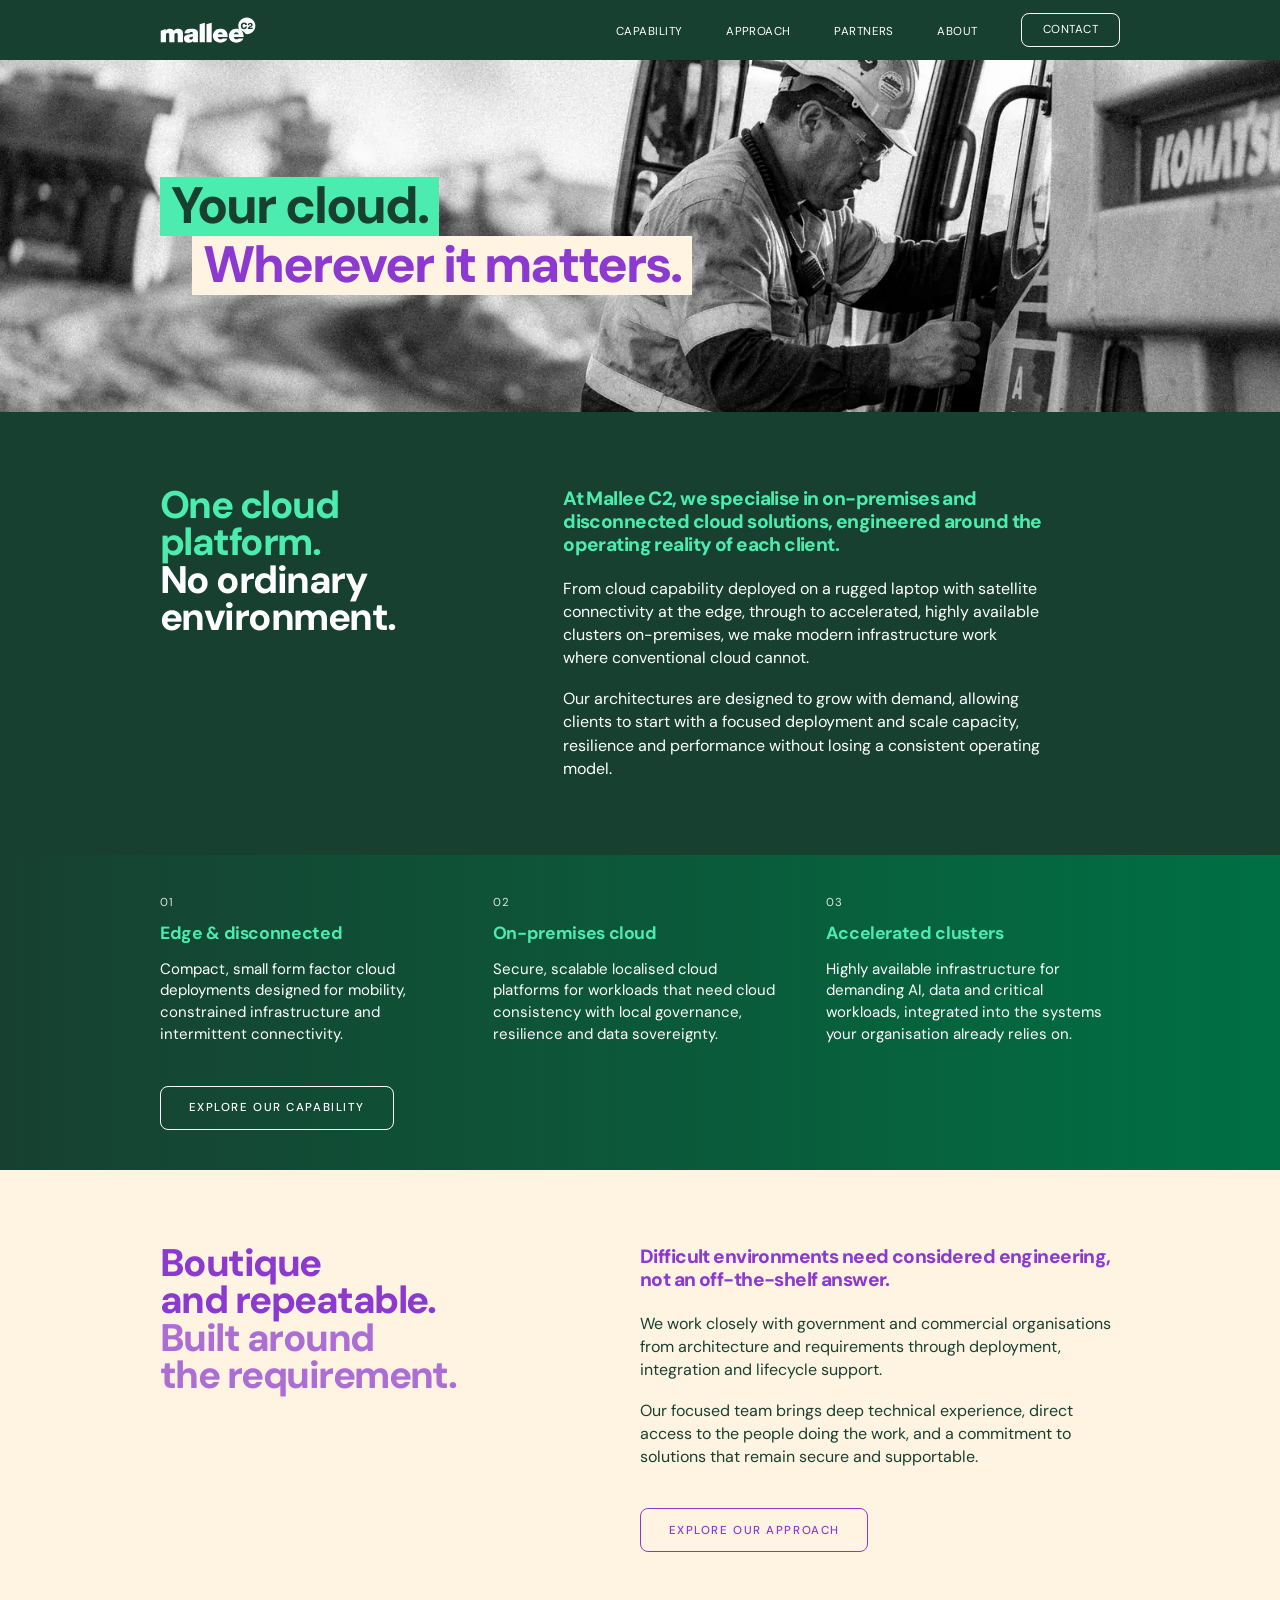
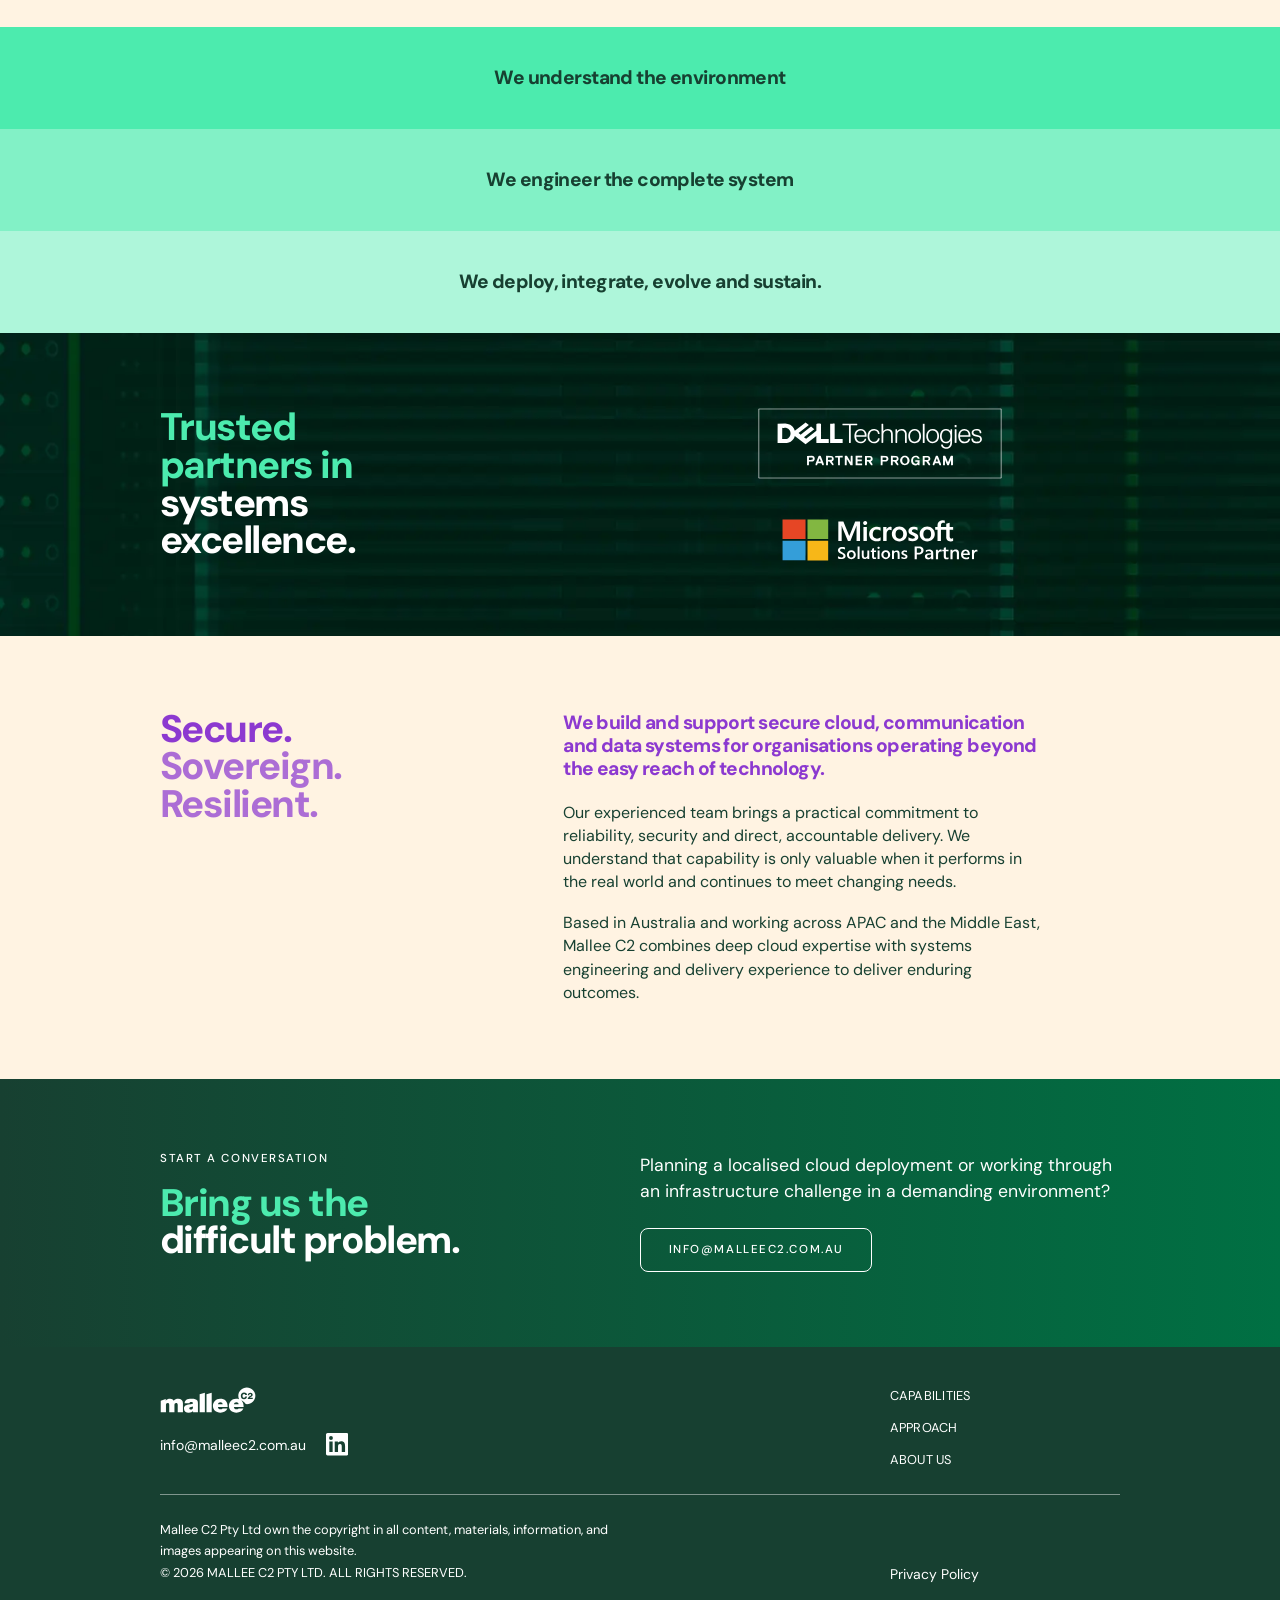
<file: index.html>
<!doctype html>
<html lang="en-AU">
<head>
  <meta charset="utf-8">
  <meta name="viewport" content="width=device-width, initial-scale=1">
  <title>Mallee C2 | Your cloud. Wherever it matters.</title>
  <meta name="description" content="Mallee C2 builds and supports secure cloud, communication and data systems for organisations operating beyond the easy reach of technology — on-premises, edge and disconnected.">
  <link rel="canonical" href="https://malleec2.com.au/">
  <meta name="theme-color" content="#174031">
  <meta property="og:type" content="website">
  <meta property="og:site_name" content="Mallee C2">
  <meta property="og:title" content="Mallee C2 | Your cloud. Wherever it matters.">
  <meta property="og:description" content="Secure, sovereign, resilient cloud capability for organisations operating beyond the easy reach of technology.">
  <meta property="og:url" content="https://malleec2.com.au/">
  <meta property="og:image" content="https://malleec2.com.au/assets/img/social-share.jpg">
  <meta name="twitter:card" content="summary_large_image">
  <link rel="icon" href="/favicon.svg" type="image/svg+xml">
  <link rel="preload" href="/assets/fonts/dmsans-extrabold.woff2" as="font" type="font/woff2" crossorigin>
  <link rel="preload" href="/assets/fonts/dmsans-regular.woff2" as="font" type="font/woff2" crossorigin>
  <link rel="stylesheet" href="/assets/css/site.css">
  <script src="/assets/js/site.js" defer></script>
</head>
<body>
  <a class="skip-link" href="#main">Skip to content</a>

  <header class="site-header">
    <div class="wrap">
      <a class="brand" href="/" aria-label="Mallee C2 home"><img src="/assets/img/mallee-c2-logo.svg" alt="Mallee C2" width="180" height="50"></a>
      <button class="nav-toggle" type="button" aria-expanded="false" aria-controls="site-nav" aria-label="Menu">
        <svg class="icon-open" viewBox="0 0 24 24" aria-hidden="true"><path d="M3 6h18M3 12h18M3 18h18" stroke="currentColor" stroke-width="2" fill="none"/></svg>
        <svg class="icon-close" viewBox="0 0 24 24" aria-hidden="true"><path d="M5 5l14 14M19 5L5 19" stroke="currentColor" stroke-width="2" fill="none"/></svg>
      </button>
      <nav class="site-nav" id="site-nav" aria-label="Main">
        <ul>
          <li><a href="/capability/">Capability</a></li>
          <li><a href="/approach/">Approach</a></li>
          <li><a href="/#partners">Partners</a></li>
          <li><a href="/about/">About</a></li>
          <li><a class="nav-contact" href="/contact/">Contact</a></li>
        </ul>
      </nav>
    </div>
  </header>

  <main id="main">
    <section class="hero" style="--focus: 72% 40%">
      <img class="hero-img" src="/assets/img/home-1600.webp" srcset="/assets/img/home-1000.webp 1000w, /assets/img/home-1600.webp 1600w, /assets/img/home-2400.webp 2400w" sizes="100vw" width="2400" height="654" alt="A mine worker climbing into the cab of a haul truck" fetchpriority="high">
      <div class="wrap">
        <h1 class="hero-title">
          <span class="tag-mint">Your cloud.</span>
          <span class="tag-cream" style="--x: 0.62em">Wherever it matters.</span>
        </h1>
      </div>
    </section>

    <section class="section bg-dark on-dark">
      <div class="wrap split">
        <h2 class="t2"><span class="hl-a">One cloud<br> platform.</span> <span class="hl-b">No ordinary<br> environment.</span></h2>
        <div>
          <p class="t4 lead">At Mallee C2, we specialise in on-premises and disconnected cloud solutions, engineered around the operating reality of each client.</p>
          <p>From cloud capability deployed on a rugged laptop with satellite connectivity at the edge, through to accelerated, highly available clusters on-premises, we make modern infrastructure work where conventional cloud cannot.</p>
          <p>Our architectures are designed to grow with demand, allowing clients to start with a focused deployment and scale capacity, resilience and performance without losing a consistent operating model.</p>
        </div>
      </div>
    </section>

    <section class="section--tight bg-gradient on-dark" aria-label="Deployment options">
      <div class="wrap">
        <div class="cards">
          <article class="card">
            <span class="card-num">01</span>
            <h3>Edge &amp; disconnected</h3>
            <p>Compact, small form factor cloud deployments designed for mobility, constrained infrastructure and intermittent connectivity.</p>
          </article>
          <article class="card">
            <span class="card-num">02</span>
            <h3>On-premises cloud</h3>
            <p>Secure, scalable localised cloud platforms for workloads that need cloud consistency with local governance, resilience and data sovereignty.</p>
          </article>
          <article class="card">
            <span class="card-num">03</span>
            <h3>Accelerated clusters</h3>
            <p>Highly available infrastructure for demanding AI, data and critical workloads, integrated into the systems your organisation already relies on.</p>
          </article>
        </div>
        <div class="cards-action"><a class="btn" href="/capability/">Explore our capability</a></div>
      </div>
    </section>

    <section class="section on-cream">
      <div class="wrap split split--even">
        <h2 class="t2"><span class="hl-a">Boutique<br> and repeatable.</span> <span class="hl-b">Built around<br> the requirement.</span></h2>
        <div>
          <p class="t4 lead">Difficult environments need considered engineering, not an off-the-shelf answer.</p>
          <p>We work closely with government and commercial organisations from architecture and requirements through deployment, integration and lifecycle support.</p>
          <p>Our focused team brings deep technical experience, direct access to the people doing the work, and a commitment to solutions that remain secure and supportable.</p>
          <p class="cards-action"><a class="btn" href="/approach/">Explore our approach</a></p>
        </div>
      </div>
    </section>

    <div class="band band--1"><p class="wrap">We understand the environment</p></div>
    <div class="band band--2"><p class="wrap">We engineer the complete system</p></div>
    <div class="band band--3"><p class="wrap">We deploy, integrate, evolve and sustain.</p></div>

    <section class="section bg-texture on-dark" id="partners">
      <div class="wrap split split--even split--center">
        <h2 class="t2"><span class="hl-a">Trusted<br> partners in</span> <span class="hl-b">systems<br> excellence.</span></h2>
        <div class="partner-logos">
          <img class="dell" src="/assets/img/dell-partner.svg" alt="Dell Technologies Partner Program" width="455" height="133" loading="lazy">
          <img class="microsoft" src="/assets/img/microsoft-partner.svg" alt="Microsoft Solutions Partner" width="368" height="80" loading="lazy">
        </div>
      </div>
    </section>

    <section class="section on-cream">
      <div class="wrap split">
        <h2 class="t2"><span class="hl-a">Secure.</span> <span class="hl-b">Sovereign.</span> <span class="hl-b">Resilient.</span></h2>
        <div>
          <p class="t4 lead">We build and support secure cloud, communication and data systems for organisations operating beyond the easy reach of technology.</p>
          <p>Our experienced team brings a practical commitment to reliability, security and direct, accountable delivery. We understand that capability is only valuable when it performs in the real world and continues to meet changing needs.</p>
          <p>Based in Australia and working across APAC and the Middle East, Mallee C2 combines deep cloud expertise with systems engineering and delivery experience to deliver enduring outcomes.</p>
        </div>
      </div>
    </section>

    <section class="section bg-gradient on-dark cta">
      <div class="wrap split split--even">
        <div>
          <span class="eyebrow">Start a conversation</span>
          <h2 class="t2"><span class="hl-a">Bring us the</span> <span class="hl-b">difficult problem.</span></h2>
        </div>
        <div>
          <p class="t5">Planning a localised cloud deployment or working through an infrastructure challenge in a demanding environment?</p>
          <a class="btn" href="mailto:info@malleec2.com.au">info@malleec2.com.au</a>
        </div>
      </div>
    </section>
  </main>

  <footer class="site-footer">
    <div class="wrap">
      <div class="footer-top">
        <div class="footer-brand">
          <img src="/assets/img/mallee-c2-logo.svg" alt="Mallee C2" width="180" height="50" loading="lazy">
          <div class="footer-contact">
            <a href="mailto:info@malleec2.com.au">info@malleec2.com.au</a>
            <a href="https://www.linkedin.com/company/mallee-c2" aria-label="Mallee C2 on LinkedIn" rel="noopener"><svg viewBox="0 0 24 24" aria-hidden="true"><path fill="currentColor" d="M20.45 20.45h-3.56v-5.57c0-1.33-.02-3.04-1.85-3.04-1.85 0-2.14 1.45-2.14 2.94v5.67H9.35V9h3.41v1.56h.05c.48-.9 1.64-1.85 3.37-1.85 3.6 0 4.27 2.37 4.27 5.46v6.28zM5.34 7.43a2.06 2.06 0 1 1 0-4.13 2.06 2.06 0 0 1 0 4.13zM7.12 20.45H3.56V9h3.56v11.45zM22.22 0H1.77C.79 0 0 .77 0 1.73v20.54C0 23.23.79 24 1.77 24h20.45c.98 0 1.78-.77 1.78-1.73V1.73C24 .77 23.2 0 22.22 0z"/></svg></a>
          </div>
        </div>
        <nav aria-label="Footer">
          <ul class="footer-links">
            <li><a href="/capability/">Capabilities</a></li>
            <li><a href="/approach/">Approach</a></li>
            <li><a href="/about/">About us</a></li>
          </ul>
        </nav>
      </div>
      <div class="footer-bottom">
        <div>
          <p>Mallee C2 Pty Ltd own the copyright in all content, materials, information, and images appearing on this website.</p>
          <p>© 2026 MALLEE C2 PTY LTD. ALL RIGHTS RESERVED.</p>
        </div>
        <a href="/privacy/">Privacy Policy</a>
      </div>
    </div>
  </footer>
</body>
</html>
</file>
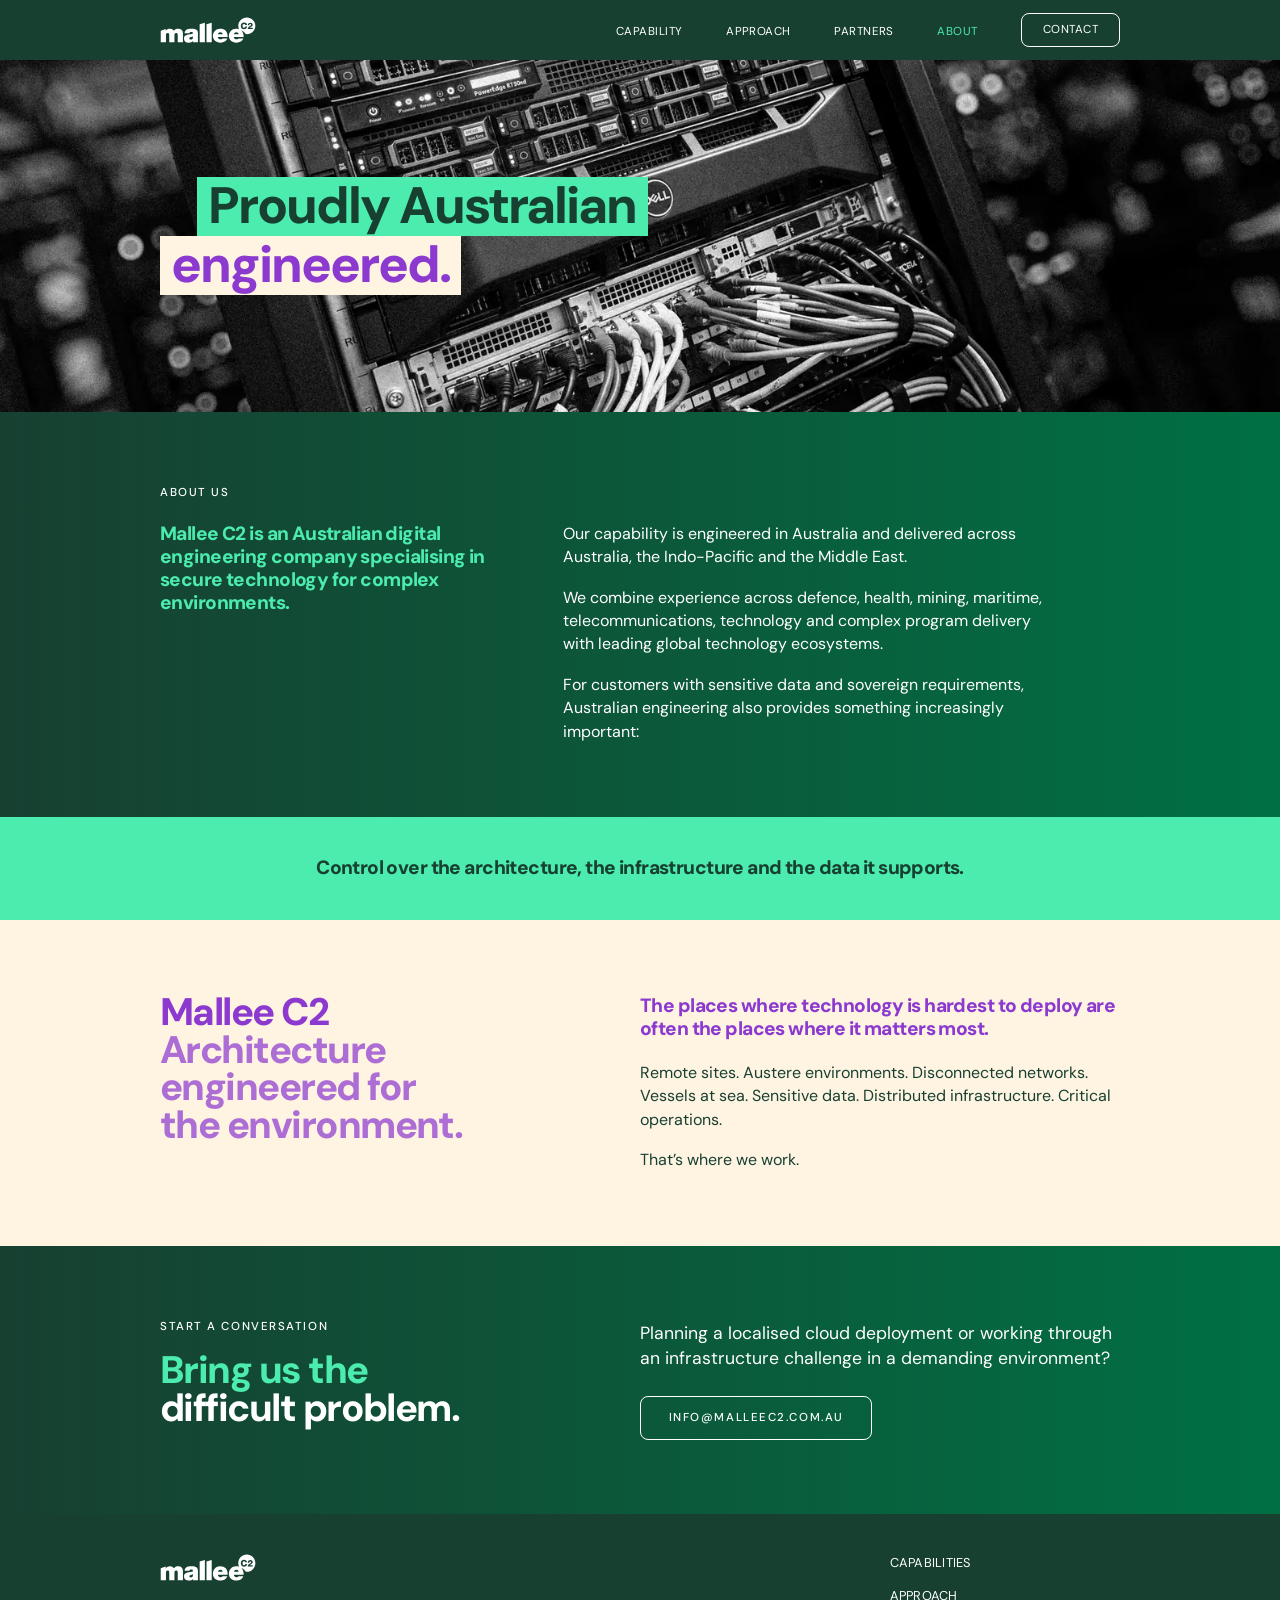
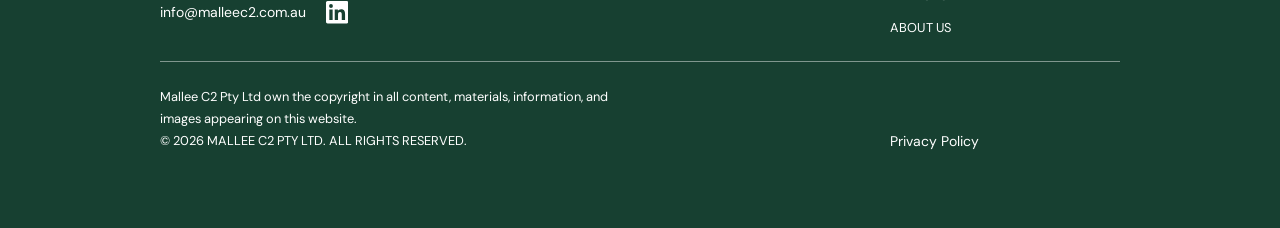
<file: about/index.html>
<!doctype html>
<html lang="en-AU">
<head>
  <meta charset="utf-8">
  <meta name="viewport" content="width=device-width, initial-scale=1">
  <title>About | Mallee C2</title>
  <meta name="description" content="Mallee C2 is an Australian digital engineering company specialising in secure technology for complex environments across Australia, the Indo-Pacific and the Middle East.">
  <link rel="canonical" href="https://malleec2.com.au/about/">
  <meta name="theme-color" content="#174031">
  <meta property="og:type" content="website">
  <meta property="og:site_name" content="Mallee C2">
  <meta property="og:title" content="About | Mallee C2">
  <meta property="og:description" content="Mallee C2 is an Australian digital engineering company specialising in secure technology for complex environments across Australia, the Indo-Pacific and the Middle East.">
  <meta property="og:url" content="https://malleec2.com.au/about/">
  <meta property="og:image" content="https://malleec2.com.au/assets/img/social-share.jpg">
  <meta name="twitter:card" content="summary_large_image">
  <link rel="icon" href="/favicon.svg" type="image/svg+xml">
  <link rel="preload" href="/assets/fonts/dmsans-extrabold.woff2" as="font" type="font/woff2" crossorigin>
  <link rel="preload" href="/assets/fonts/dmsans-regular.woff2" as="font" type="font/woff2" crossorigin>
  <link rel="stylesheet" href="/assets/css/site.css">
  <script src="/assets/js/site.js" defer></script>
</head>
<body>
  <a class="skip-link" href="#main">Skip to content</a>

  <header class="site-header">
    <div class="wrap">
      <a class="brand" href="/" aria-label="Mallee C2 home"><img src="/assets/img/mallee-c2-logo.svg" alt="Mallee C2" width="180" height="50"></a>
      <button class="nav-toggle" type="button" aria-expanded="false" aria-controls="site-nav" aria-label="Menu">
        <svg class="icon-open" viewBox="0 0 24 24" aria-hidden="true"><path d="M3 6h18M3 12h18M3 18h18" stroke="currentColor" stroke-width="2" fill="none"/></svg>
        <svg class="icon-close" viewBox="0 0 24 24" aria-hidden="true"><path d="M5 5l14 14M19 5L5 19" stroke="currentColor" stroke-width="2" fill="none"/></svg>
      </button>
      <nav class="site-nav" id="site-nav" aria-label="Main">
        <ul>
          <li><a href="/capability/">Capability</a></li>
          <li><a href="/approach/">Approach</a></li>
          <li><a href="/#partners">Partners</a></li>
          <li><a href="/about/" aria-current="page">About</a></li>
          <li><a class="nav-contact" href="/contact/">Contact</a></li>
        </ul>
      </nav>
    </div>
  </header>

  <main id="main">
    <section class="hero" style="--focus: 50% 50%">
      <img class="hero-img" src="/assets/img/about-1600.webp" srcset="/assets/img/about-1000.webp 1000w, /assets/img/about-1600.webp 1600w, /assets/img/about-2400.webp 2400w" sizes="100vw" width="2400" height="654" alt="Dell PowerEdge servers in a rack" fetchpriority="high">
      <div class="wrap">
        <h1 class="hero-title">
          <span class="tag-mint" style="--x: 0.72em">Proudly Australian</span>
          <span class="tag-cream">engineered.</span>
        </h1>
      </div>
    </section>
    <section class="section bg-gradient on-dark">
      <div class="wrap">
        <span class="eyebrow">About us</span>
        <div class="split">
          <h2 class="t4 lead">Mallee C2 is an Australian digital engineering company specialising in secure technology for complex environments.</h2>
          <div>
            <p>Our capability is engineered in Australia and delivered across Australia, the Indo-Pacific and the Middle East.</p>
            <p>We combine experience across defence, health, mining, maritime, telecommunications, technology and complex program delivery with leading global technology ecosystems.</p>
            <p>For customers with sensitive data and sovereign requirements, Australian engineering also provides something increasingly important:</p>
          </div>
        </div>
      </div>
    </section>
    <div class="band band--1"><p class="wrap">Control over the architecture, the infrastructure and the data it supports.</p></div>
    <section class="section on-cream">
      <div class="wrap split split--even">
        <h2 class="t2"><span class="hl-a">Mallee C2</span> <span class="hl-b">Architecture<br> engineered for<br> the environment.</span></h2>
        <div>
          <p class="t4 lead">The places where technology is hardest to deploy are often the places where it matters most.</p>
          <p>Remote sites. Austere environments. Disconnected networks. Vessels at sea. Sensitive data. Distributed infrastructure. Critical operations.</p>
          <p>That’s where we work.</p>
        </div>
      </div>
    </section>
    <section class="section bg-gradient on-dark cta">
      <div class="wrap split split--even">
        <div>
          <span class="eyebrow">Start a conversation</span>
          <h2 class="t2"><span class="hl-a">Bring us the</span> <span class="hl-b">difficult problem.</span></h2>
        </div>
        <div>
          <p class="t5">Planning a localised cloud deployment or working through an infrastructure challenge in a demanding environment?</p>
          <a class="btn" href="mailto:info@malleec2.com.au">info@malleec2.com.au</a>
        </div>
      </div>
    </section>
  </main>

  <footer class="site-footer">
    <div class="wrap">
      <div class="footer-top">
        <div class="footer-brand">
          <img src="/assets/img/mallee-c2-logo.svg" alt="Mallee C2" width="180" height="50" loading="lazy">
          <div class="footer-contact">
            <a href="mailto:info@malleec2.com.au">info@malleec2.com.au</a>
            <a href="https://www.linkedin.com/company/mallee-c2" aria-label="Mallee C2 on LinkedIn" rel="noopener"><svg viewBox="0 0 24 24" aria-hidden="true"><path fill="currentColor" d="M20.45 20.45h-3.56v-5.57c0-1.33-.02-3.04-1.85-3.04-1.85 0-2.14 1.45-2.14 2.94v5.67H9.35V9h3.41v1.56h.05c.48-.9 1.64-1.85 3.37-1.85 3.6 0 4.27 2.37 4.27 5.46v6.28zM5.34 7.43a2.06 2.06 0 1 1 0-4.13 2.06 2.06 0 0 1 0 4.13zM7.12 20.45H3.56V9h3.56v11.45zM22.22 0H1.77C.79 0 0 .77 0 1.73v20.54C0 23.23.79 24 1.77 24h20.45c.98 0 1.78-.77 1.78-1.73V1.73C24 .77 23.2 0 22.22 0z"/></svg></a>
          </div>
        </div>
        <nav aria-label="Footer">
          <ul class="footer-links">
            <li><a href="/capability/">Capabilities</a></li>
            <li><a href="/approach/">Approach</a></li>
            <li><a href="/about/">About us</a></li>
          </ul>
        </nav>
      </div>
      <div class="footer-bottom">
        <div>
          <p>Mallee C2 Pty Ltd own the copyright in all content, materials, information, and images appearing on this website.</p>
          <p>© 2026 MALLEE C2 PTY LTD. ALL RIGHTS RESERVED.</p>
        </div>
        <a href="/privacy/">Privacy Policy</a>
      </div>
    </div>
  </footer>
</body>
</html>
</file>
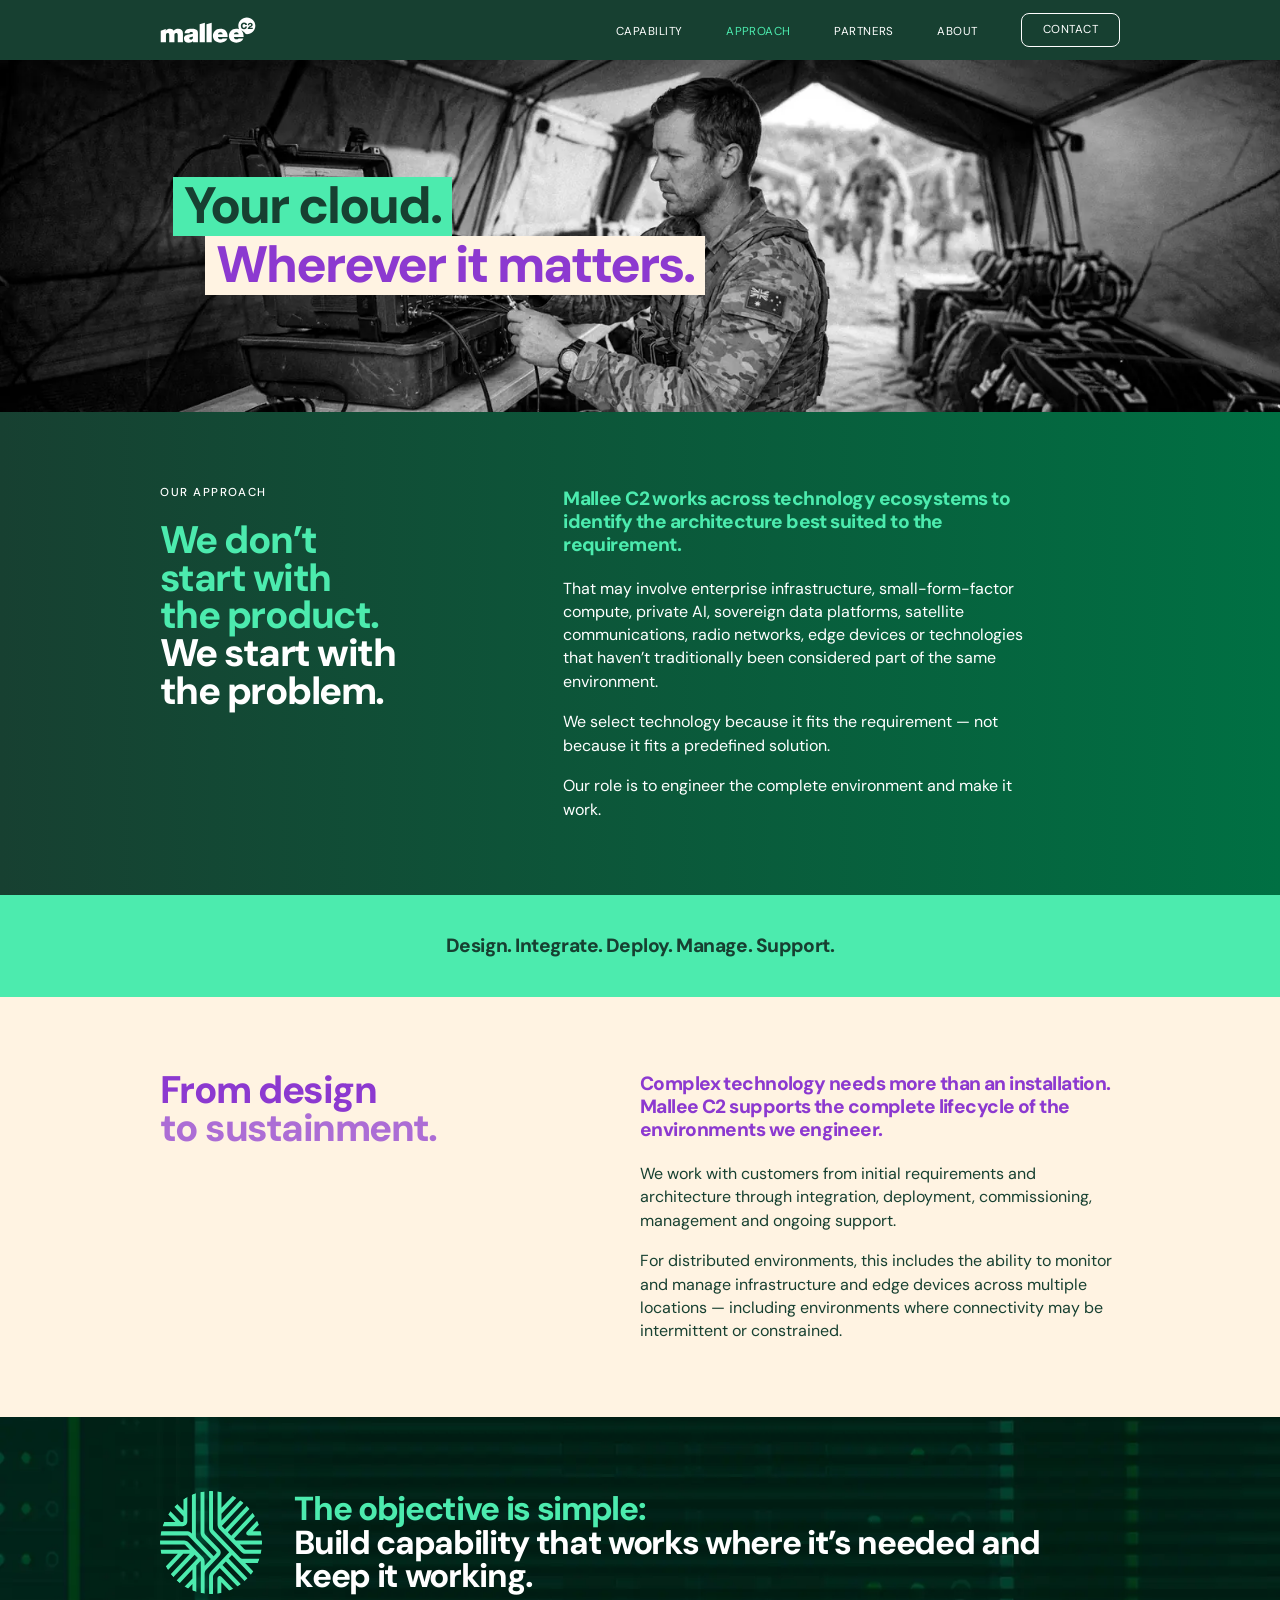
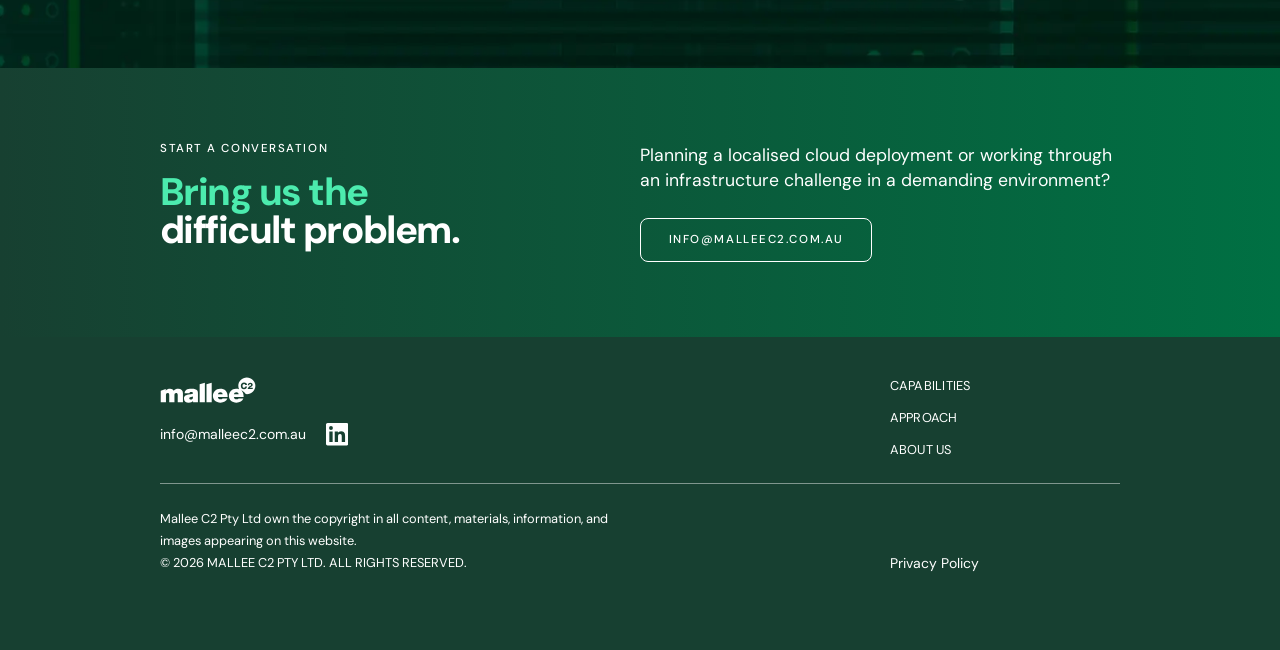
<file: approach/index.html>
<!doctype html>
<html lang="en-AU">
<head>
  <meta charset="utf-8">
  <meta name="viewport" content="width=device-width, initial-scale=1">
  <title>Approach | Mallee C2</title>
  <meta name="description" content="We don’t start with the product. We start with the problem. Mallee C2 designs, integrates, deploys, manages and supports the complete environment.">
  <link rel="canonical" href="https://malleec2.com.au/approach/">
  <meta name="theme-color" content="#174031">
  <meta property="og:type" content="website">
  <meta property="og:site_name" content="Mallee C2">
  <meta property="og:title" content="Approach | Mallee C2">
  <meta property="og:description" content="We don’t start with the product. We start with the problem. Mallee C2 designs, integrates, deploys, manages and supports the complete environment.">
  <meta property="og:url" content="https://malleec2.com.au/approach/">
  <meta property="og:image" content="https://malleec2.com.au/assets/img/social-share.jpg">
  <meta name="twitter:card" content="summary_large_image">
  <link rel="icon" href="/favicon.svg" type="image/svg+xml">
  <link rel="preload" href="/assets/fonts/dmsans-extrabold.woff2" as="font" type="font/woff2" crossorigin>
  <link rel="preload" href="/assets/fonts/dmsans-regular.woff2" as="font" type="font/woff2" crossorigin>
  <link rel="stylesheet" href="/assets/css/site.css">
  <script src="/assets/js/site.js" defer></script>
</head>
<body>
  <a class="skip-link" href="#main">Skip to content</a>

  <header class="site-header">
    <div class="wrap">
      <a class="brand" href="/" aria-label="Mallee C2 home"><img src="/assets/img/mallee-c2-logo.svg" alt="Mallee C2" width="180" height="50"></a>
      <button class="nav-toggle" type="button" aria-expanded="false" aria-controls="site-nav" aria-label="Menu">
        <svg class="icon-open" viewBox="0 0 24 24" aria-hidden="true"><path d="M3 6h18M3 12h18M3 18h18" stroke="currentColor" stroke-width="2" fill="none"/></svg>
        <svg class="icon-close" viewBox="0 0 24 24" aria-hidden="true"><path d="M5 5l14 14M19 5L5 19" stroke="currentColor" stroke-width="2" fill="none"/></svg>
      </button>
      <nav class="site-nav" id="site-nav" aria-label="Main">
        <ul>
          <li><a href="/capability/">Capability</a></li>
          <li><a href="/approach/" aria-current="page">Approach</a></li>
          <li><a href="/#partners">Partners</a></li>
          <li><a href="/about/">About</a></li>
          <li><a class="nav-contact" href="/contact/">Contact</a></li>
        </ul>
      </nav>
    </div>
  </header>

  <main id="main">
    <section class="hero" style="--focus: 60% 35%">
      <img class="hero-img" src="/assets/img/approach-1600.webp" srcset="/assets/img/approach-1000.webp 1000w, /assets/img/approach-1600.webp 1600w, /assets/img/approach-2400.webp 2400w" sizes="100vw" width="2400" height="654" alt="A soldier configuring a rugged deployable computer inside a field tent" fetchpriority="high">
      <div class="wrap">
        <h1 class="hero-title">
          <span class="tag-mint" style="--x: 0.25em">Your cloud.</span>
          <span class="tag-cream" style="--x: 0.87em">Wherever it matters.</span>
        </h1>
      </div>
    </section>
    <section class="section bg-gradient on-dark">
      <div class="wrap split">
        <div>
          <span class="eyebrow">Our approach</span>
          <h2 class="t2"><span class="hl-a">We don’t<br> start with<br> the product.</span> <span class="hl-b">We start with<br> the problem.</span></h2>
        </div>
        <div>
          <p class="t4 lead">Mallee C2 works across technology ecosystems to identify the architecture best suited to the requirement.</p>
          <p>That may involve enterprise infrastructure, small-form-factor compute, private AI, sovereign data platforms, satellite communications, radio networks, edge devices or technologies that haven’t traditionally been considered part of the same environment.</p>
          <p>We select technology because it fits the requirement — not because it fits a predefined solution.</p>
          <p>Our role is to engineer the complete environment and make it work.</p>
        </div>
      </div>
    </section>
    <div class="band band--1"><p class="wrap">Design. Integrate. Deploy. Manage. Support.</p></div>
    <section class="section on-cream">
      <div class="wrap split split--even">
        <h2 class="t2"><span class="hl-a">From design</span> <span class="hl-b">to sustainment.</span></h2>
        <div>
          <p class="t4 lead">Complex technology needs more than an installation. Mallee C2 supports the complete lifecycle of the environments we engineer.</p>
          <p>We work with customers from initial requirements and architecture through integration, deployment, commissioning, management and ongoing support.</p>
          <p>For distributed environments, this includes the ability to monitor and manage infrastructure and edge devices across multiple locations — including environments where connectivity may be intermittent or constrained.</p>
        </div>
      </div>
    </section>
    <section class="section bg-texture on-dark">
      <div class="wrap objective">
        <img src="/assets/img/device-lime.svg" alt="" width="335" height="335" loading="lazy">
        <p><span class="hl-a">The objective is simple:</span> Build capability that works where it’s needed and keep it working.</p>
      </div>
    </section>
    <section class="section bg-gradient on-dark cta">
      <div class="wrap split split--even">
        <div>
          <span class="eyebrow">Start a conversation</span>
          <h2 class="t2"><span class="hl-a">Bring us the</span> <span class="hl-b">difficult problem.</span></h2>
        </div>
        <div>
          <p class="t5">Planning a localised cloud deployment or working through an infrastructure challenge in a demanding environment?</p>
          <a class="btn" href="mailto:info@malleec2.com.au">info@malleec2.com.au</a>
        </div>
      </div>
    </section>
  </main>

  <footer class="site-footer">
    <div class="wrap">
      <div class="footer-top">
        <div class="footer-brand">
          <img src="/assets/img/mallee-c2-logo.svg" alt="Mallee C2" width="180" height="50" loading="lazy">
          <div class="footer-contact">
            <a href="mailto:info@malleec2.com.au">info@malleec2.com.au</a>
            <a href="https://www.linkedin.com/company/mallee-c2" aria-label="Mallee C2 on LinkedIn" rel="noopener"><svg viewBox="0 0 24 24" aria-hidden="true"><path fill="currentColor" d="M20.45 20.45h-3.56v-5.57c0-1.33-.02-3.04-1.85-3.04-1.85 0-2.14 1.45-2.14 2.94v5.67H9.35V9h3.41v1.56h.05c.48-.9 1.64-1.85 3.37-1.85 3.6 0 4.27 2.37 4.27 5.46v6.28zM5.34 7.43a2.06 2.06 0 1 1 0-4.13 2.06 2.06 0 0 1 0 4.13zM7.12 20.45H3.56V9h3.56v11.45zM22.22 0H1.77C.79 0 0 .77 0 1.73v20.54C0 23.23.79 24 1.77 24h20.45c.98 0 1.78-.77 1.78-1.73V1.73C24 .77 23.2 0 22.22 0z"/></svg></a>
          </div>
        </div>
        <nav aria-label="Footer">
          <ul class="footer-links">
            <li><a href="/capability/">Capabilities</a></li>
            <li><a href="/approach/">Approach</a></li>
            <li><a href="/about/">About us</a></li>
          </ul>
        </nav>
      </div>
      <div class="footer-bottom">
        <div>
          <p>Mallee C2 Pty Ltd own the copyright in all content, materials, information, and images appearing on this website.</p>
          <p>© 2026 MALLEE C2 PTY LTD. ALL RIGHTS RESERVED.</p>
        </div>
        <a href="/privacy/">Privacy Policy</a>
      </div>
    </div>
  </footer>
</body>
</html>
</file>
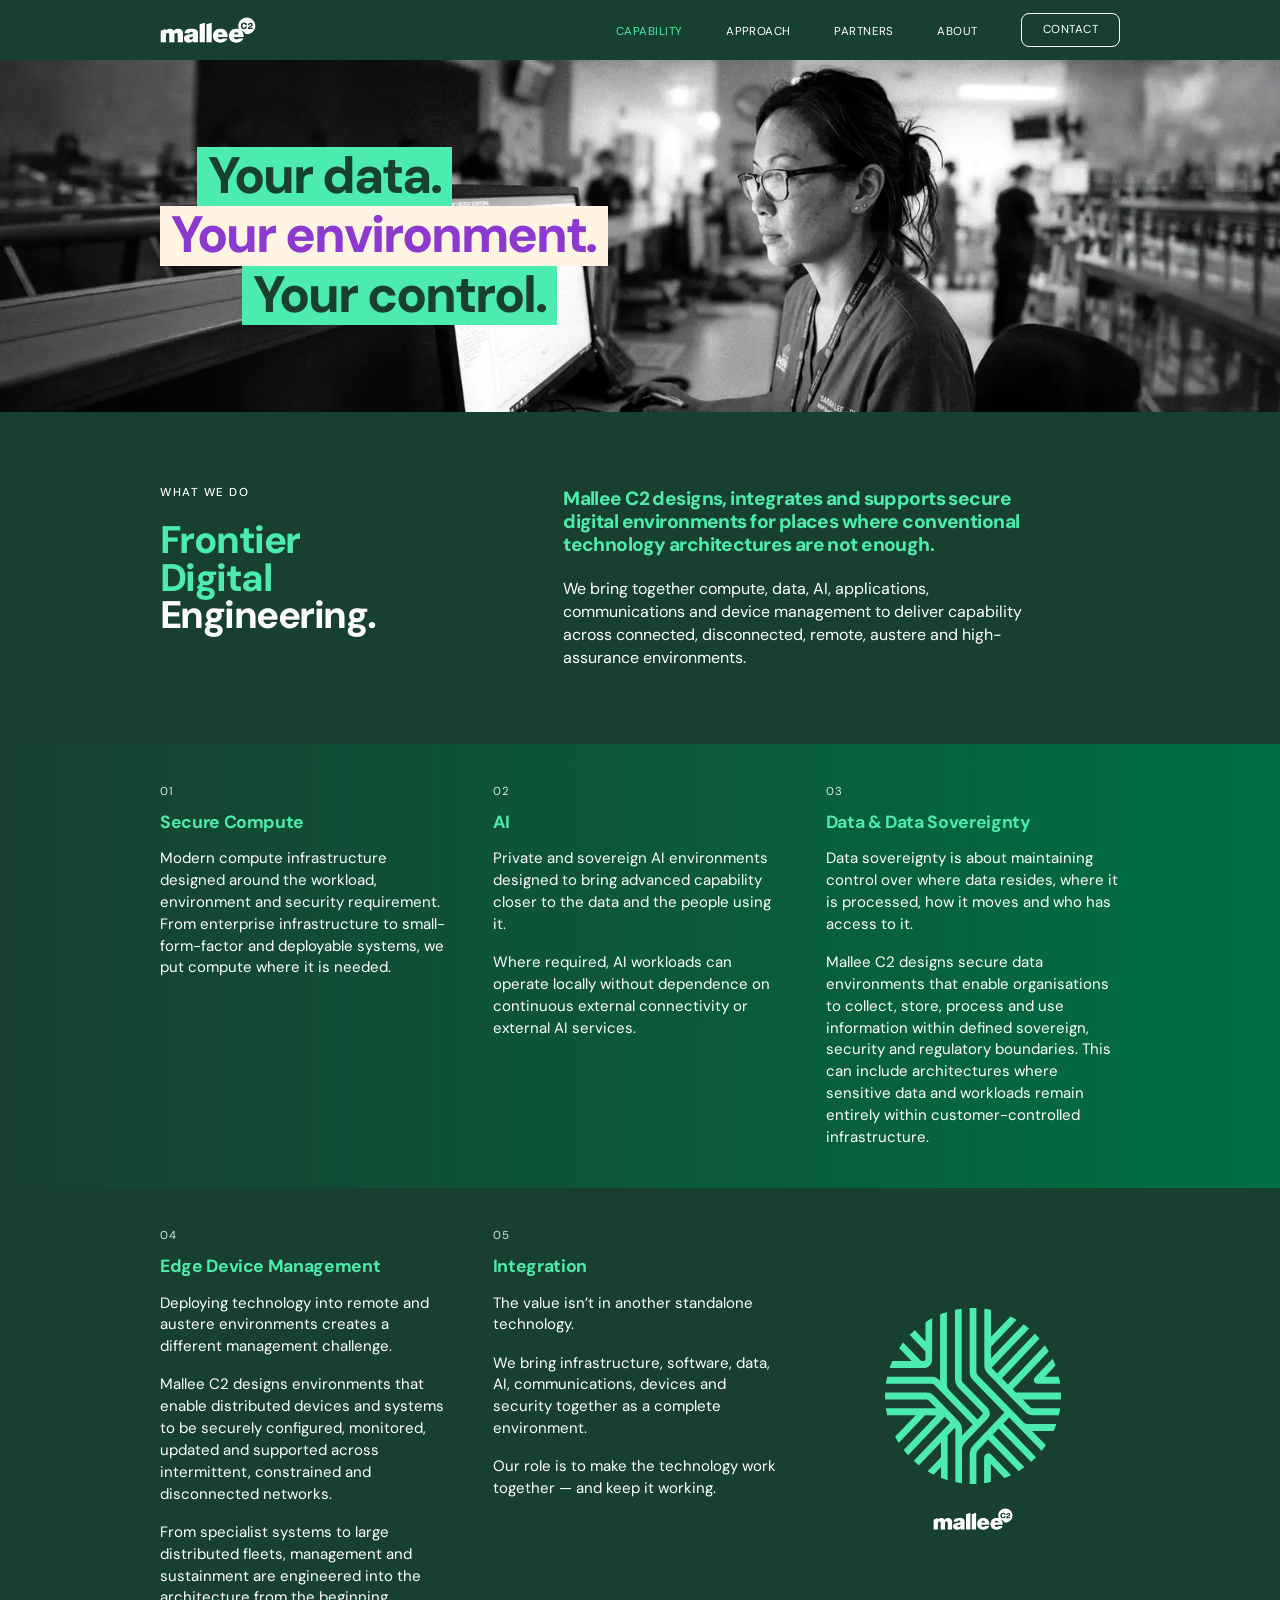
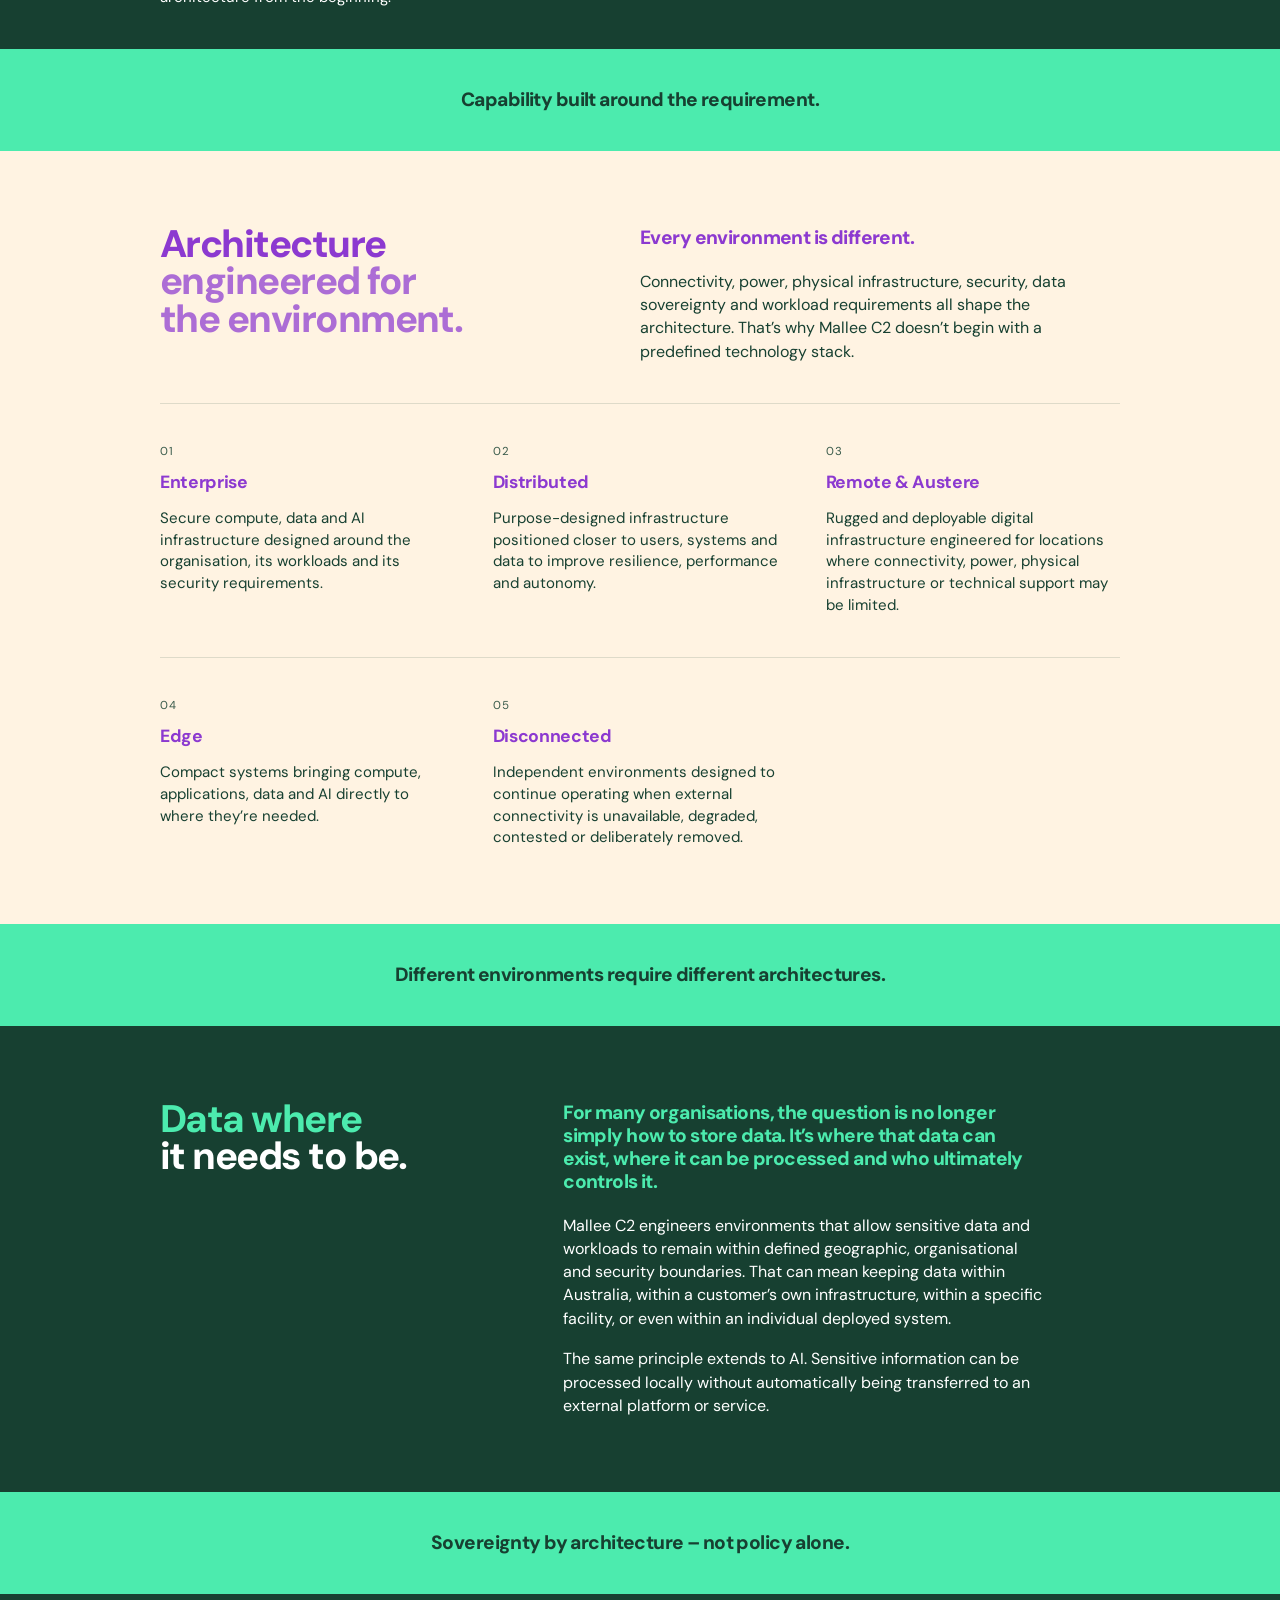
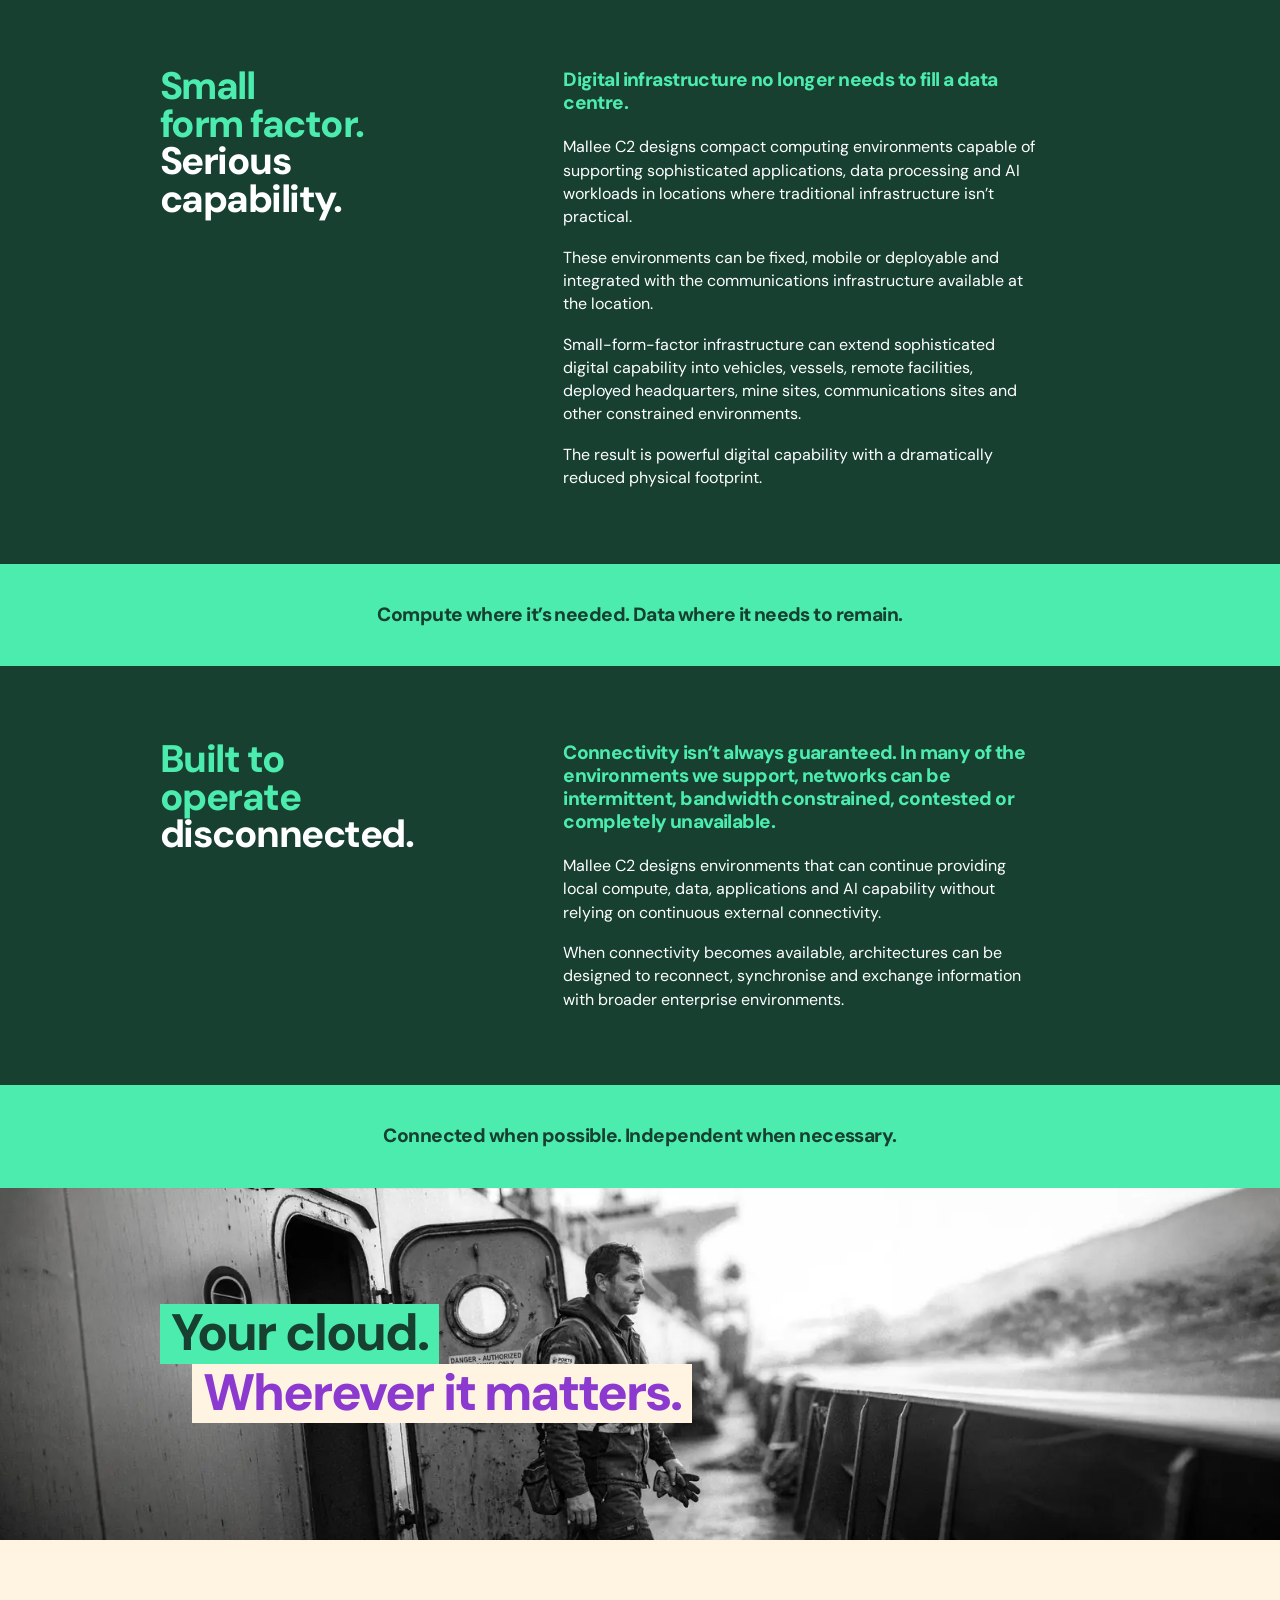
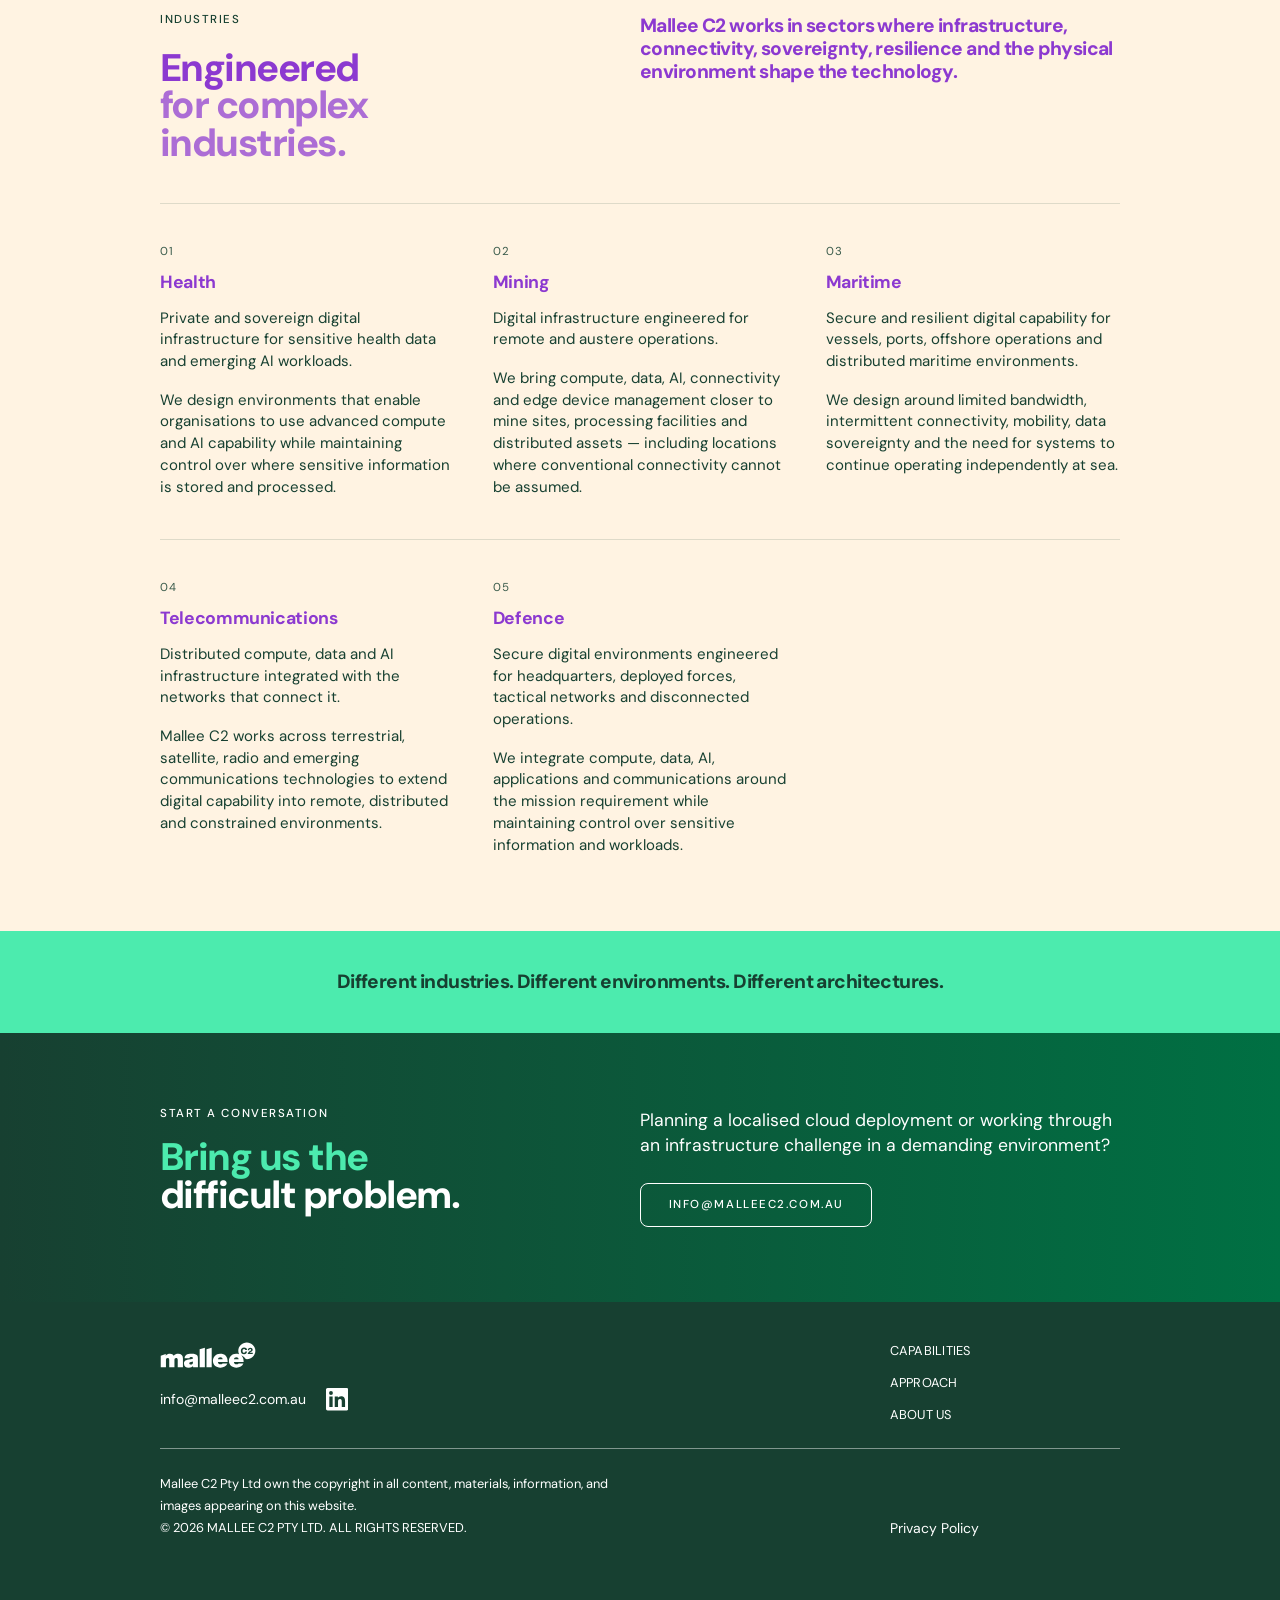
<file: capability/index.html>
<!doctype html>
<html lang="en-AU">
<head>
  <meta charset="utf-8">
  <meta name="viewport" content="width=device-width, initial-scale=1">
  <title>Capability | Mallee C2</title>
  <meta name="description" content="Secure compute, private AI, data sovereignty, edge device management and integration — engineered for connected, disconnected, remote and austere environments.">
  <link rel="canonical" href="https://malleec2.com.au/capability/">
  <meta name="theme-color" content="#174031">
  <meta property="og:type" content="website">
  <meta property="og:site_name" content="Mallee C2">
  <meta property="og:title" content="Capability | Mallee C2">
  <meta property="og:description" content="Secure compute, private AI, data sovereignty, edge device management and integration — engineered for connected, disconnected, remote and austere environments.">
  <meta property="og:url" content="https://malleec2.com.au/capability/">
  <meta property="og:image" content="https://malleec2.com.au/assets/img/social-share.jpg">
  <meta name="twitter:card" content="summary_large_image">
  <link rel="icon" href="/favicon.svg" type="image/svg+xml">
  <link rel="preload" href="/assets/fonts/dmsans-extrabold.woff2" as="font" type="font/woff2" crossorigin>
  <link rel="preload" href="/assets/fonts/dmsans-regular.woff2" as="font" type="font/woff2" crossorigin>
  <link rel="stylesheet" href="/assets/css/site.css">
  <script src="/assets/js/site.js" defer></script>
</head>
<body>
  <a class="skip-link" href="#main">Skip to content</a>

  <header class="site-header">
    <div class="wrap">
      <a class="brand" href="/" aria-label="Mallee C2 home"><img src="/assets/img/mallee-c2-logo.svg" alt="Mallee C2" width="180" height="50"></a>
      <button class="nav-toggle" type="button" aria-expanded="false" aria-controls="site-nav" aria-label="Menu">
        <svg class="icon-open" viewBox="0 0 24 24" aria-hidden="true"><path d="M3 6h18M3 12h18M3 18h18" stroke="currentColor" stroke-width="2" fill="none"/></svg>
        <svg class="icon-close" viewBox="0 0 24 24" aria-hidden="true"><path d="M5 5l14 14M19 5L5 19" stroke="currentColor" stroke-width="2" fill="none"/></svg>
      </button>
      <nav class="site-nav" id="site-nav" aria-label="Main">
        <ul>
          <li><a href="/capability/" aria-current="page">Capability</a></li>
          <li><a href="/approach/">Approach</a></li>
          <li><a href="/#partners">Partners</a></li>
          <li><a href="/about/">About</a></li>
          <li><a class="nav-contact" href="/contact/">Contact</a></li>
        </ul>
      </nav>
    </div>
  </header>

  <main id="main">
    <section class="hero" style="--focus: 68% 40%">
      <img class="hero-img" src="/assets/img/capability-1600.webp" srcset="/assets/img/capability-1000.webp 1000w, /assets/img/capability-1600.webp 1600w, /assets/img/capability-2400.webp 2400w" sizes="100vw" width="2400" height="654" alt="A clinician working at a computer in a hospital ward" fetchpriority="high">
      <div class="wrap">
        <h1 class="hero-title">
          <span class="tag-mint" style="--x: 0.72em">Your data.</span>
          <span class="tag-cream">Your environment.</span>
          <span class="tag-mint" style="--x: 1.6em">Your control.</span>
        </h1>
      </div>
    </section>
    <section class="section bg-dark on-dark">
      <div class="wrap split">
        <div>
          <span class="eyebrow">What we do</span>
          <h2 class="t2"><span class="hl-a">Frontier<br> Digital</span> <span class="hl-b">Engineering.</span></h2>
        </div>
        <div>
          <p class="t4 lead">Mallee C2 designs, integrates and supports secure digital environments for places where conventional technology architectures are not enough.</p>
          <p>We bring together compute, data, AI, applications, communications and device management to deliver capability across connected, disconnected, remote, austere and high-assurance environments.</p>
        </div>
      </div>
    </section>
    <section class="section--tight bg-gradient on-dark" aria-label="Capabilities">
      <div class="wrap cards">
          <article class="card">
            <span class="card-num">01</span>
            <h3>Secure Compute</h3>
            <p>Modern compute infrastructure designed around the workload, environment and security requirement. From enterprise infrastructure to small-form-factor and deployable systems, we put compute where it is needed.</p>
          </article>
          <article class="card">
            <span class="card-num">02</span>
            <h3>AI</h3>
            <p>Private and sovereign AI environments designed to bring advanced capability closer to the data and the people using it.</p>
            <p>Where required, AI workloads can operate locally without dependence on continuous external connectivity or external AI services.</p>
          </article>
          <article class="card">
            <span class="card-num">03</span>
            <h3>Data &amp; Data Sovereignty</h3>
            <p>Data sovereignty is about maintaining control over where data resides, where it is processed, how it moves and who has access to it.</p>
            <p>Mallee C2 designs secure data environments that enable organisations to collect, store, process and use information within defined sovereign, security and regulatory boundaries. This can include architectures where sensitive data and workloads remain entirely within customer-controlled infrastructure.</p>
          </article>
      </div>
    </section>
    <section class="section--tight bg-dark on-dark" aria-label="More capabilities">
      <div class="wrap cards">
          <article class="card">
            <span class="card-num">04</span>
            <h3>Edge Device Management</h3>
            <p>Deploying technology into remote and austere environments creates a different management challenge.</p>
            <p>Mallee C2 designs environments that enable distributed devices and systems to be securely configured, monitored, updated and supported across intermittent, constrained and disconnected networks.</p>
            <p>From specialist systems to large distributed fleets, management and sustainment are engineered into the architecture from the beginning.</p>
          </article>
          <article class="card">
            <span class="card-num">05</span>
            <h3>Integration</h3>
            <p>The value isn’t in another standalone technology.</p>
            <p>We bring infrastructure, software, data, AI, communications, devices and security together as a complete environment.</p>
            <p>Our role is to make the technology work together — and keep it working.</p>
          </article>
          <div class="cards-feature" aria-hidden="true">
            <img class="device" src="/assets/img/device-lime.svg" alt="" width="335" height="335" loading="lazy">
            <img class="logo" src="/assets/img/mallee-c2-logo.svg" alt="" width="180" height="50" loading="lazy">
          </div>
      </div>
    </section>
    <div class="band band--1"><p class="wrap">Capability built around the requirement.</p></div>
    <section class="section on-cream">
      <div class="wrap">
        <div class="split split--even section-head">
          <h2 class="t2"><span class="hl-a">Architecture</span> <span class="hl-b">engineered for<br> the environment.</span></h2>
          <div>
            <p class="t4 lead">Every environment is different.</p>
            <p>Connectivity, power, physical infrastructure, security, data sovereignty and workload requirements all shape the architecture. That’s why Mallee C2 doesn’t begin with a predefined technology stack.</p>
          </div>
        </div>
        <div class="cards">
          <article class="card">
            <span class="card-num">01</span>
            <h3>Enterprise</h3>
            <p>Secure compute, data and AI infrastructure designed around the organisation, its workloads and its security requirements.</p>
          </article>
          <article class="card">
            <span class="card-num">02</span>
            <h3>Distributed</h3>
            <p>Purpose-designed infrastructure positioned closer to users, systems and data to improve resilience, performance and autonomy.</p>
          </article>
          <article class="card">
            <span class="card-num">03</span>
            <h3>Remote &amp; Austere</h3>
            <p>Rugged and deployable digital infrastructure engineered for locations where connectivity, power, physical infrastructure or technical support may be limited.</p>
          </article>
        </div>
        <div class="cards">
          <article class="card">
            <span class="card-num">04</span>
            <h3>Edge</h3>
            <p>Compact systems bringing compute, applications, data and AI directly to where they’re needed.</p>
          </article>
          <article class="card">
            <span class="card-num">05</span>
            <h3>Disconnected</h3>
            <p>Independent environments designed to continue operating when external connectivity is unavailable, degraded, contested or deliberately removed.</p>
          </article>
        </div>
      </div>
    </section>
    <div class="band band--1"><p class="wrap">Different environments require different architectures.</p></div>
    <section class="section bg-dark on-dark">
      <div class="wrap split">
        <h2 class="t2"><span class="hl-a">Data where</span> <span class="hl-b">it needs to be.</span></h2>
        <div>
          <p class="t4 lead">For many organisations, the question is no longer simply how to store data. It’s where that data can exist, where it can be processed and who ultimately controls it.</p>
          <p>Mallee C2 engineers environments that allow sensitive data and workloads to remain within defined geographic, organisational and security boundaries. That can mean keeping data within Australia, within a customer’s own infrastructure, within a specific facility, or even within an individual deployed system.</p>
          <p>The same principle extends to AI. Sensitive information can be processed locally without automatically being transferred to an external platform or service.</p>
        </div>
      </div>
    </section>
    <div class="band band--1"><p class="wrap">Sovereignty by architecture – not policy alone.</p></div>
    <section class="section bg-dark on-dark">
      <div class="wrap split">
        <h2 class="t2"><span class="hl-a">Small<br> form factor.</span> <span class="hl-b">Serious<br> capability.</span></h2>
        <div>
          <p class="t4 lead">Digital infrastructure no longer needs to fill a data centre.</p>
          <p>Mallee C2 designs compact computing environments capable of supporting sophisticated applications, data processing and AI workloads in locations where traditional infrastructure isn’t practical.</p>
          <p>These environments can be fixed, mobile or deployable and integrated with the communications infrastructure available at the location.</p>
          <p>Small-form-factor infrastructure can extend sophisticated digital capability into vehicles, vessels, remote facilities, deployed headquarters, mine sites, communications sites and other constrained environments.</p>
          <p>The result is powerful digital capability with a dramatically reduced physical footprint.</p>
        </div>
      </div>
    </section>
    <div class="band band--1"><p class="wrap">Compute where it’s needed. Data where it needs to remain.</p></div>
    <section class="section bg-dark on-dark">
      <div class="wrap split">
        <h2 class="t2"><span class="hl-a">Built to<br> operate</span> <span class="hl-b">disconnected.</span></h2>
        <div>
          <p class="t4 lead">Connectivity isn’t always guaranteed. In many of the environments we support, networks can be intermittent, bandwidth constrained, contested or completely unavailable.</p>
          <p>Mallee C2 designs environments that can continue providing local compute, data, applications and AI capability without relying on continuous external connectivity.</p>
          <p>When connectivity becomes available, architectures can be designed to reconnect, synchronise and exchange information with broader enterprise environments.</p>
        </div>
      </div>
    </section>
    <div class="band band--1"><p class="wrap">Connected when possible. Independent when necessary.</p></div>
    <section class="hero" style="--focus: 45% 40%">
      <img class="hero-img" src="/assets/img/banner-1600.webp" srcset="/assets/img/banner-1000.webp 1000w, /assets/img/banner-1600.webp 1600w, /assets/img/banner-2400.webp 2400w" sizes="100vw" width="2400" height="654" alt="A crew member walking along the deck of a vessel" loading="lazy">
      <div class="wrap">
        <p class="hero-title">
          <span class="tag-mint">Your cloud.</span>
          <span class="tag-cream" style="--x: 0.62em">Wherever it matters.</span>
        </p>
      </div>
    </section>
    <section class="section on-cream">
      <div class="wrap">
        <div class="split split--even section-head">
          <div>
            <span class="eyebrow">Industries</span>
            <h2 class="t2"><span class="hl-a">Engineered</span> <span class="hl-b">for complex<br> industries.</span></h2>
          </div>
          <p class="t4 lead">Mallee C2 works in sectors where infrastructure, connectivity, sovereignty, resilience and the physical environment shape the technology.</p>
        </div>
        <div class="cards">
          <article class="card">
            <span class="card-num">01</span>
            <h3>Health</h3>
            <p>Private and sovereign digital infrastructure for sensitive health data and emerging AI workloads.</p>
            <p>We design environments that enable organisations to use advanced compute and AI capability while maintaining control over where sensitive information is stored and processed.</p>
          </article>
          <article class="card">
            <span class="card-num">02</span>
            <h3>Mining</h3>
            <p>Digital infrastructure engineered for remote and austere operations.</p>
            <p>We bring compute, data, AI, connectivity and edge device management closer to mine sites, processing facilities and distributed assets — including locations where conventional connectivity cannot be assumed.</p>
          </article>
          <article class="card">
            <span class="card-num">03</span>
            <h3>Maritime</h3>
            <p>Secure and resilient digital capability for vessels, ports, offshore operations and distributed maritime environments.</p>
            <p>We design around limited bandwidth, intermittent connectivity, mobility, data sovereignty and the need for systems to continue operating independently at sea.</p>
          </article>
        </div>
        <div class="cards">
          <article class="card">
            <span class="card-num">04</span>
            <h3>Telecommunications</h3>
            <p>Distributed compute, data and AI infrastructure integrated with the networks that connect it.</p>
            <p>Mallee C2 works across terrestrial, satellite, radio and emerging communications technologies to extend digital capability into remote, distributed and constrained environments.</p>
          </article>
          <article class="card">
            <span class="card-num">05</span>
            <h3>Defence</h3>
            <p>Secure digital environments engineered for headquarters, deployed forces, tactical networks and disconnected operations.</p>
            <p>We integrate compute, data, AI, applications and communications around the mission requirement while maintaining control over sensitive information and workloads.</p>
          </article>
        </div>
      </div>
    </section>
    <div class="band band--1"><p class="wrap">Different industries. Different environments. Different architectures.</p></div>
    <section class="section bg-gradient on-dark cta">
      <div class="wrap split split--even">
        <div>
          <span class="eyebrow">Start a conversation</span>
          <h2 class="t2"><span class="hl-a">Bring us the</span> <span class="hl-b">difficult problem.</span></h2>
        </div>
        <div>
          <p class="t5">Planning a localised cloud deployment or working through an infrastructure challenge in a demanding environment?</p>
          <a class="btn" href="mailto:info@malleec2.com.au">info@malleec2.com.au</a>
        </div>
      </div>
    </section>
  </main>

  <footer class="site-footer">
    <div class="wrap">
      <div class="footer-top">
        <div class="footer-brand">
          <img src="/assets/img/mallee-c2-logo.svg" alt="Mallee C2" width="180" height="50" loading="lazy">
          <div class="footer-contact">
            <a href="mailto:info@malleec2.com.au">info@malleec2.com.au</a>
            <a href="https://www.linkedin.com/company/mallee-c2" aria-label="Mallee C2 on LinkedIn" rel="noopener"><svg viewBox="0 0 24 24" aria-hidden="true"><path fill="currentColor" d="M20.45 20.45h-3.56v-5.57c0-1.33-.02-3.04-1.85-3.04-1.85 0-2.14 1.45-2.14 2.94v5.67H9.35V9h3.41v1.56h.05c.48-.9 1.64-1.85 3.37-1.85 3.6 0 4.27 2.37 4.27 5.46v6.28zM5.34 7.43a2.06 2.06 0 1 1 0-4.13 2.06 2.06 0 0 1 0 4.13zM7.12 20.45H3.56V9h3.56v11.45zM22.22 0H1.77C.79 0 0 .77 0 1.73v20.54C0 23.23.79 24 1.77 24h20.45c.98 0 1.78-.77 1.78-1.73V1.73C24 .77 23.2 0 22.22 0z"/></svg></a>
          </div>
        </div>
        <nav aria-label="Footer">
          <ul class="footer-links">
            <li><a href="/capability/">Capabilities</a></li>
            <li><a href="/approach/">Approach</a></li>
            <li><a href="/about/">About us</a></li>
          </ul>
        </nav>
      </div>
      <div class="footer-bottom">
        <div>
          <p>Mallee C2 Pty Ltd own the copyright in all content, materials, information, and images appearing on this website.</p>
          <p>© 2026 MALLEE C2 PTY LTD. ALL RIGHTS RESERVED.</p>
        </div>
        <a href="/privacy/">Privacy Policy</a>
      </div>
    </div>
  </footer>
</body>
</html>
</file>
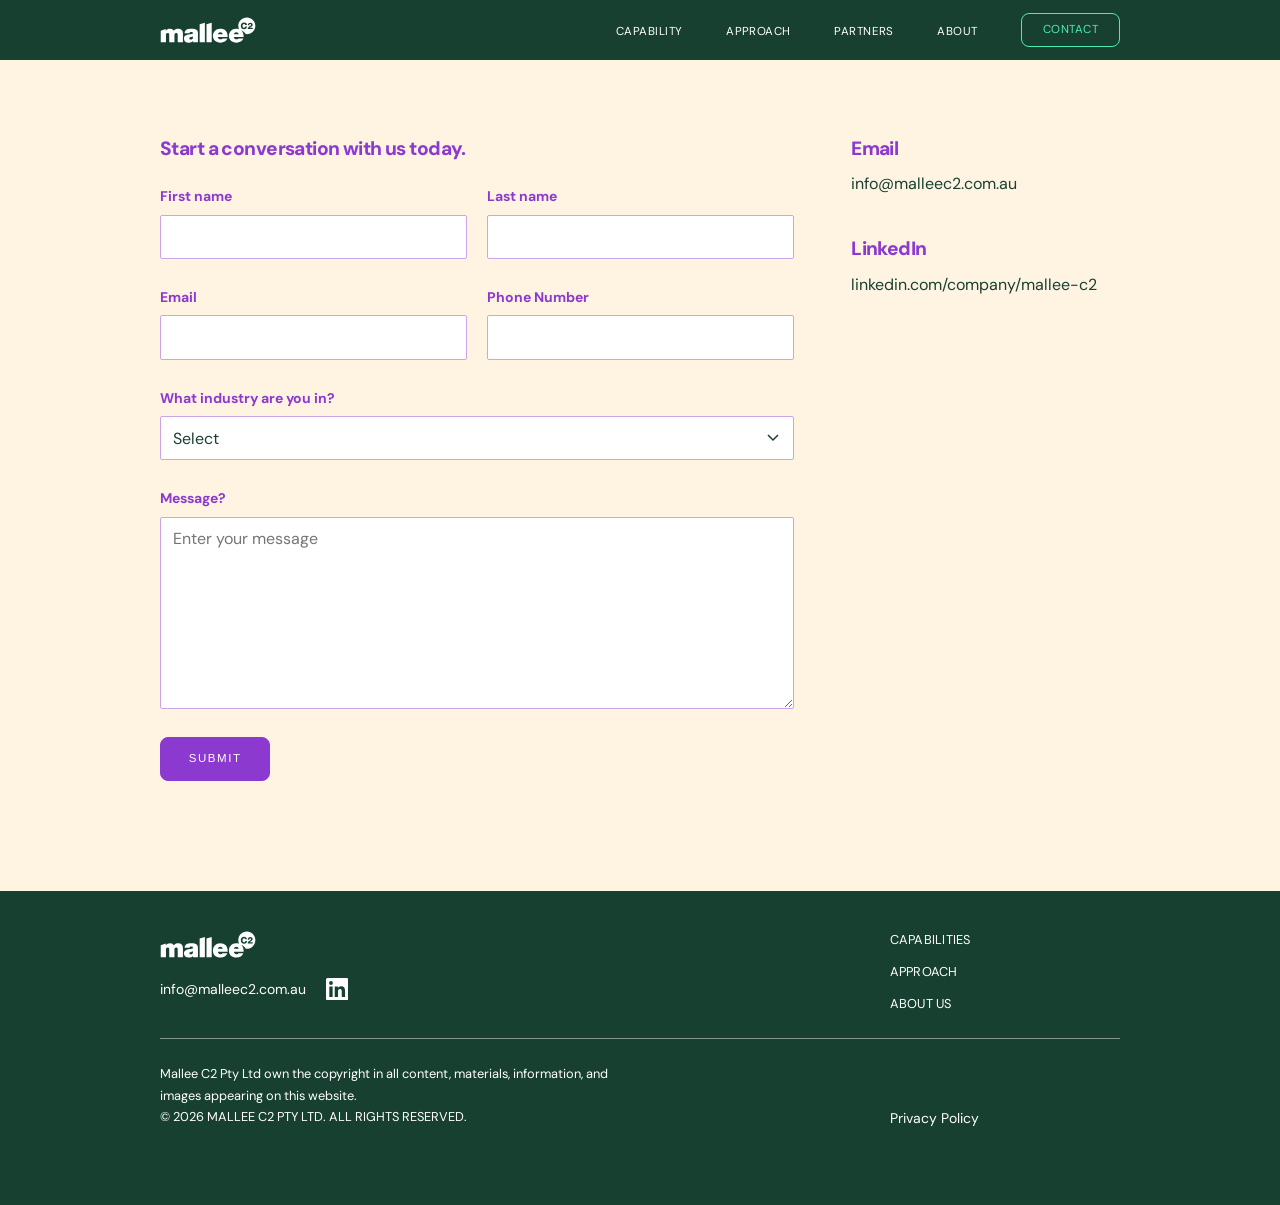
<file: contact/index.html>
<!doctype html>
<html lang="en-AU">
<head>
  <meta charset="utf-8">
  <meta name="viewport" content="width=device-width, initial-scale=1">
  <title>Contact | Mallee C2</title>
  <meta name="description" content="Start a conversation with Mallee C2 about localised cloud, sovereign data and infrastructure for demanding environments.">
  <link rel="canonical" href="https://malleec2.com.au/contact/">
  <meta name="theme-color" content="#174031">
  <meta property="og:type" content="website">
  <meta property="og:site_name" content="Mallee C2">
  <meta property="og:title" content="Contact | Mallee C2">
  <meta property="og:description" content="Start a conversation with Mallee C2 about localised cloud, sovereign data and infrastructure for demanding environments.">
  <meta property="og:url" content="https://malleec2.com.au/contact/">
  <meta property="og:image" content="https://malleec2.com.au/assets/img/social-share.jpg">
  <meta name="twitter:card" content="summary_large_image">
  <link rel="icon" href="/favicon.svg" type="image/svg+xml">
  <link rel="preload" href="/assets/fonts/dmsans-extrabold.woff2" as="font" type="font/woff2" crossorigin>
  <link rel="preload" href="/assets/fonts/dmsans-regular.woff2" as="font" type="font/woff2" crossorigin>
  <link rel="stylesheet" href="/assets/css/site.css">
  <script src="/assets/js/site.js" defer></script>
</head>
<body>
  <a class="skip-link" href="#main">Skip to content</a>

  <header class="site-header">
    <div class="wrap">
      <a class="brand" href="/" aria-label="Mallee C2 home"><img src="/assets/img/mallee-c2-logo.svg" alt="Mallee C2" width="180" height="50"></a>
      <button class="nav-toggle" type="button" aria-expanded="false" aria-controls="site-nav" aria-label="Menu">
        <svg class="icon-open" viewBox="0 0 24 24" aria-hidden="true"><path d="M3 6h18M3 12h18M3 18h18" stroke="currentColor" stroke-width="2" fill="none"/></svg>
        <svg class="icon-close" viewBox="0 0 24 24" aria-hidden="true"><path d="M5 5l14 14M19 5L5 19" stroke="currentColor" stroke-width="2" fill="none"/></svg>
      </button>
      <nav class="site-nav" id="site-nav" aria-label="Main">
        <ul>
          <li><a href="/capability/">Capability</a></li>
          <li><a href="/approach/">Approach</a></li>
          <li><a href="/#partners">Partners</a></li>
          <li><a href="/about/">About</a></li>
          <li><a class="nav-contact" href="/contact/" aria-current="page">Contact</a></li>
        </ul>
      </nav>
    </div>
  </header>

  <main id="main">
    <section class="section on-cream">
      <div class="wrap contact-grid">
        <form class="contact-form" data-mailto="info@malleec2.com.au" novalidate>
          <h1>Start a conversation with us today.</h1>
          <div class="field-row">
            <div class="field"><label for="first_name">First name</label><input id="first_name" name="first_name" autocomplete="given-name" required></div>
            <div class="field"><label for="last_name">Last name</label><input id="last_name" name="last_name" autocomplete="family-name" required></div>
          </div>
          <div class="field-row">
            <div class="field"><label for="email">Email</label><input id="email" name="email" type="email" autocomplete="email" required></div>
            <div class="field"><label for="phone">Phone Number</label><input id="phone" name="phone" type="tel" autocomplete="tel"></div>
          </div>
          <div class="field">
            <label for="industry">What industry are you in?</label>
            <select id="industry" name="industry">
                <option value="">Select</option>
                <option>Defence</option>
                <option>Government</option>
                <option>Health</option>
                <option>Mining</option>
                <option>Maritime</option>
                <option>Telecommunications</option>
                <option>Technology</option>
                <option>Other</option>
            </select>
          </div>
          <div class="field">
            <label for="message">Message?</label>
            <textarea id="message" name="message" placeholder="Enter your message" required></textarea>
          </div>
          <button class="btn btn--solid" type="submit">Submit</button>
          <p class="form-note" role="status" aria-live="polite"></p>
        </form>
        <aside class="contact-aside">
          <div>
            <h2>Email</h2>
            <a href="mailto:info@malleec2.com.au">info@malleec2.com.au</a>
          </div>
          <div>
            <h2>LinkedIn</h2>
            <a href="https://www.linkedin.com/company/mallee-c2" rel="noopener">linkedin.com/company/mallee-c2</a>
          </div>
        </aside>
      </div>
    </section>
  </main>

  <footer class="site-footer">
    <div class="wrap">
      <div class="footer-top">
        <div class="footer-brand">
          <img src="/assets/img/mallee-c2-logo.svg" alt="Mallee C2" width="180" height="50" loading="lazy">
          <div class="footer-contact">
            <a href="mailto:info@malleec2.com.au">info@malleec2.com.au</a>
            <a href="https://www.linkedin.com/company/mallee-c2" aria-label="Mallee C2 on LinkedIn" rel="noopener"><svg viewBox="0 0 24 24" aria-hidden="true"><path fill="currentColor" d="M20.45 20.45h-3.56v-5.57c0-1.33-.02-3.04-1.85-3.04-1.85 0-2.14 1.45-2.14 2.94v5.67H9.35V9h3.41v1.56h.05c.48-.9 1.64-1.85 3.37-1.85 3.6 0 4.27 2.37 4.27 5.46v6.28zM5.34 7.43a2.06 2.06 0 1 1 0-4.13 2.06 2.06 0 0 1 0 4.13zM7.12 20.45H3.56V9h3.56v11.45zM22.22 0H1.77C.79 0 0 .77 0 1.73v20.54C0 23.23.79 24 1.77 24h20.45c.98 0 1.78-.77 1.78-1.73V1.73C24 .77 23.2 0 22.22 0z"/></svg></a>
          </div>
        </div>
        <nav aria-label="Footer">
          <ul class="footer-links">
            <li><a href="/capability/">Capabilities</a></li>
            <li><a href="/approach/">Approach</a></li>
            <li><a href="/about/">About us</a></li>
          </ul>
        </nav>
      </div>
      <div class="footer-bottom">
        <div>
          <p>Mallee C2 Pty Ltd own the copyright in all content, materials, information, and images appearing on this website.</p>
          <p>© 2026 MALLEE C2 PTY LTD. ALL RIGHTS RESERVED.</p>
        </div>
        <a href="/privacy/">Privacy Policy</a>
      </div>
    </div>
  </footer>
</body>
</html>
</file>
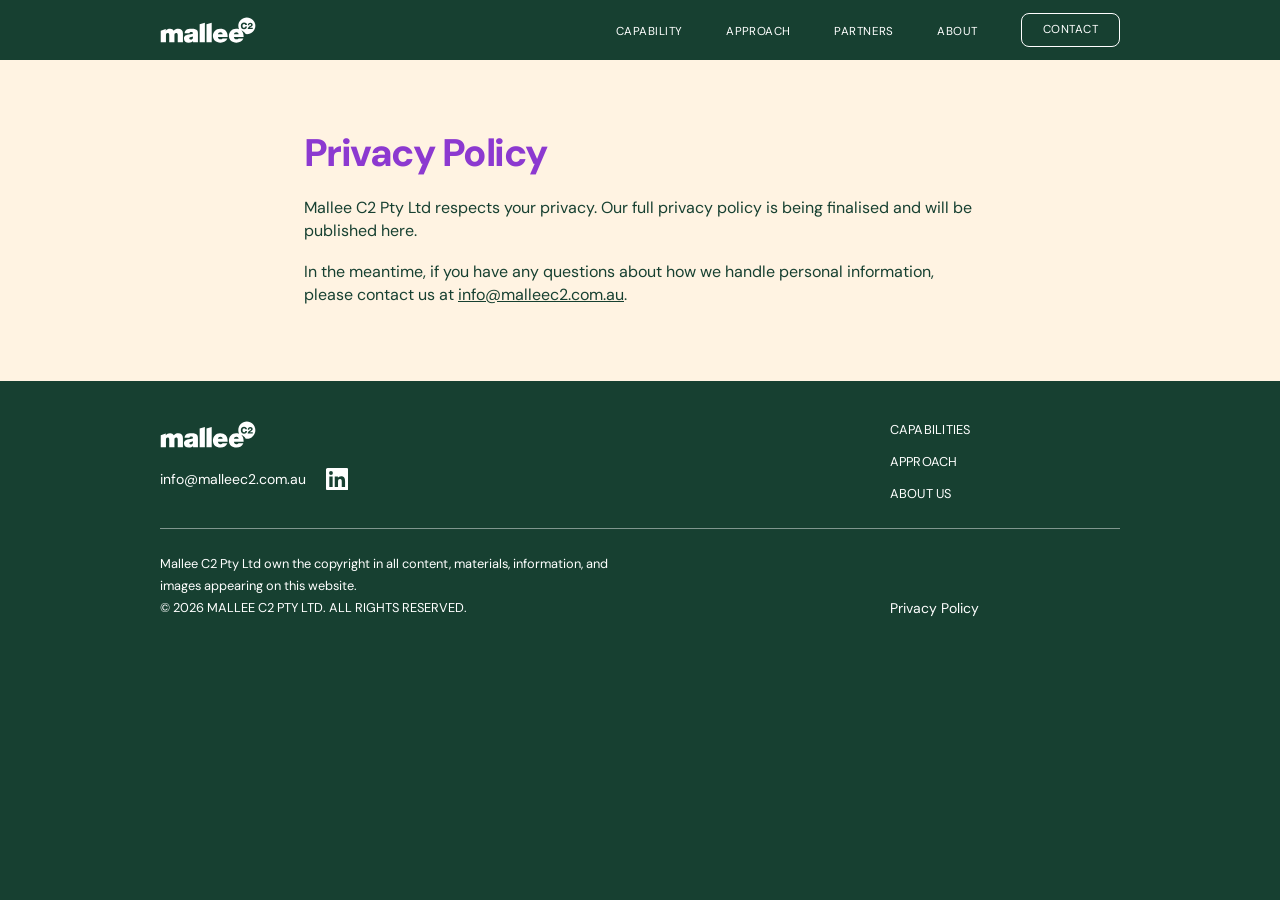
<file: privacy/index.html>
<!doctype html>
<html lang="en-AU">
<head>
  <meta charset="utf-8">
  <meta name="viewport" content="width=device-width, initial-scale=1">
  <title>Privacy Policy | Mallee C2</title>
  <meta name="description" content="Mallee C2 privacy policy.">
  <link rel="canonical" href="https://malleec2.com.au/privacy/">
  <meta name="theme-color" content="#174031">
  <meta property="og:type" content="website">
  <meta property="og:site_name" content="Mallee C2">
  <meta property="og:title" content="Privacy Policy | Mallee C2">
  <meta property="og:description" content="Mallee C2 privacy policy.">
  <meta property="og:url" content="https://malleec2.com.au/privacy/">
  <meta property="og:image" content="https://malleec2.com.au/assets/img/social-share.jpg">
  <meta name="twitter:card" content="summary_large_image">
  <link rel="icon" href="/favicon.svg" type="image/svg+xml">
  <link rel="preload" href="/assets/fonts/dmsans-extrabold.woff2" as="font" type="font/woff2" crossorigin>
  <link rel="preload" href="/assets/fonts/dmsans-regular.woff2" as="font" type="font/woff2" crossorigin>
  <link rel="stylesheet" href="/assets/css/site.css">
  <script src="/assets/js/site.js" defer></script>
</head>
<body>
  <a class="skip-link" href="#main">Skip to content</a>

  <header class="site-header">
    <div class="wrap">
      <a class="brand" href="/" aria-label="Mallee C2 home"><img src="/assets/img/mallee-c2-logo.svg" alt="Mallee C2" width="180" height="50"></a>
      <button class="nav-toggle" type="button" aria-expanded="false" aria-controls="site-nav" aria-label="Menu">
        <svg class="icon-open" viewBox="0 0 24 24" aria-hidden="true"><path d="M3 6h18M3 12h18M3 18h18" stroke="currentColor" stroke-width="2" fill="none"/></svg>
        <svg class="icon-close" viewBox="0 0 24 24" aria-hidden="true"><path d="M5 5l14 14M19 5L5 19" stroke="currentColor" stroke-width="2" fill="none"/></svg>
      </button>
      <nav class="site-nav" id="site-nav" aria-label="Main">
        <ul>
          <li><a href="/capability/">Capability</a></li>
          <li><a href="/approach/">Approach</a></li>
          <li><a href="/#partners">Partners</a></li>
          <li><a href="/about/">About</a></li>
          <li><a class="nav-contact" href="/contact/">Contact</a></li>
        </ul>
      </nav>
    </div>
  </header>

  <main id="main">
    <section class="section on-cream">
      <div class="wrap prose">
        <h1 class="t2"><span class="hl-a">Privacy Policy</span></h1>
        <p>Mallee C2 Pty Ltd respects your privacy. Our full privacy policy is being finalised and will be published here.</p>
        <p>In the meantime, if you have any questions about how we handle personal information, please contact us at <a href="mailto:info@malleec2.com.au">info@malleec2.com.au</a>.</p>
      </div>
    </section>
  </main>

  <footer class="site-footer">
    <div class="wrap">
      <div class="footer-top">
        <div class="footer-brand">
          <img src="/assets/img/mallee-c2-logo.svg" alt="Mallee C2" width="180" height="50" loading="lazy">
          <div class="footer-contact">
            <a href="mailto:info@malleec2.com.au">info@malleec2.com.au</a>
            <a href="https://www.linkedin.com/company/mallee-c2" aria-label="Mallee C2 on LinkedIn" rel="noopener"><svg viewBox="0 0 24 24" aria-hidden="true"><path fill="currentColor" d="M20.45 20.45h-3.56v-5.57c0-1.33-.02-3.04-1.85-3.04-1.85 0-2.14 1.45-2.14 2.94v5.67H9.35V9h3.41v1.56h.05c.48-.9 1.64-1.85 3.37-1.85 3.6 0 4.27 2.37 4.27 5.46v6.28zM5.34 7.43a2.06 2.06 0 1 1 0-4.13 2.06 2.06 0 0 1 0 4.13zM7.12 20.45H3.56V9h3.56v11.45zM22.22 0H1.77C.79 0 0 .77 0 1.73v20.54C0 23.23.79 24 1.77 24h20.45c.98 0 1.78-.77 1.78-1.73V1.73C24 .77 23.2 0 22.22 0z"/></svg></a>
          </div>
        </div>
        <nav aria-label="Footer">
          <ul class="footer-links">
            <li><a href="/capability/">Capabilities</a></li>
            <li><a href="/approach/">Approach</a></li>
            <li><a href="/about/">About us</a></li>
          </ul>
        </nav>
      </div>
      <div class="footer-bottom">
        <div>
          <p>Mallee C2 Pty Ltd own the copyright in all content, materials, information, and images appearing on this website.</p>
          <p>© 2026 MALLEE C2 PTY LTD. ALL RIGHTS RESERVED.</p>
        </div>
        <a href="/privacy/">Privacy Policy</a>
      </div>
    </div>
  </footer>
</body>
</html>
</file>
<file: assets/css/site.css>
/* Mallee C2 — site styles
   Source of truth: designer skins (MC002_WEBSITE SKINS_2026) + brand cheat sheet.
   The artboard is 2400px wide; type and spacing scale with the viewport
   (design px / 2400 = vw) and are clamped so text stays readable on small screens. */

@font-face { font-family: "DM Sans"; src: url("/assets/fonts/dmsans-regular.woff2") format("woff2"); font-weight: 400; font-display: swap; }
@font-face { font-family: "DM Sans"; src: url("/assets/fonts/dmsans-medium.woff2") format("woff2"); font-weight: 500; font-display: swap; }
@font-face { font-family: "DM Sans"; src: url("/assets/fonts/dmsans-bold.woff2") format("woff2"); font-weight: 700; font-display: swap; }
@font-face { font-family: "DM Sans"; src: url("/assets/fonts/dmsans-extrabold.woff2") format("woff2"); font-weight: 800; font-display: swap; }

:root {
  /* Brand palette (cheat sheet) */
  --green-900: #174031;
  --green-700: #007043;
  --green-600: #009c61;
  --green-500: #00c67a;
  --mint: #4cebae;
  --cream: #fff3e2;
  --purple: #8c39d0;
  --white: #ffffff;

  /* Derived tints used in the skins */
  --purple-soft: #ac6dd5;   /* second half of purple headlines */
  --band-1: var(--mint);
  --band-2: #82f1c6;
  --band-3: #aef6da;
  --ink: var(--green-900);  /* body copy on cream */
  --gradient: linear-gradient(90deg, var(--green-900) 0%, var(--green-700) 100%);

  /* Type scale — T1…T7 from the dev notes */
  --t1: clamp(2.1rem, 4vw, 6rem);          /* 96pt ExtraBold, leading 96, −40 */
  --t2: clamp(2.25rem, 3vw, 4.5rem);       /* 72pt ExtraBold, leading 70, −40 */
  --t3: clamp(1.2rem, 1.5vw, 2.25rem);     /* 36pt ExtraBold, leading 36, −40 */
  --t4: clamp(1.2rem, 1.25vw, 1.875rem);   /* 30pt ExtraBold, leading 36, −40 */
  --t5: clamp(1.1rem, 1vw, 1.5rem);        /* 24pt Regular */
  --t6: clamp(1rem, 0.75vw, 1.125rem);     /* 18pt Regular, leading 26 */
  --t7: clamp(0.72rem, 0.7vw, 1.0625rem);  /* 22pt Medium, tracking +135 (caps labels) */

  /* Spacing — 140 / 70 / 40pt paddings */
  --pad-xl: clamp(4rem, 5.83vw, 8.75rem);
  --pad-l: clamp(2.5rem, 2.92vw, 4.375rem);
  --pad-m: clamp(1.5rem, 1.67vw, 2.5rem);

  --gutter: clamp(1rem, 4vw, 2.5rem);
  --wrap: min(100% - 2 * var(--gutter), 1160px, max(960px, 62vw));
  --header-h: clamp(3.75rem, 4.2vw, 6.25rem);
  --radius: 0.5rem;
}

*, *::before, *::after { box-sizing: border-box; }

html { scroll-behavior: smooth; scroll-padding-top: var(--header-h); -webkit-text-size-adjust: 100%; }
@media (prefers-reduced-motion: reduce) { html { scroll-behavior: auto; } }

body {
  margin: 0;
  background: var(--green-900);
  color: var(--white);
  font-family: "DM Sans", system-ui, -apple-system, "Segoe UI", sans-serif;
  font-size: var(--t6);
  line-height: 1.45;
  -webkit-font-smoothing: antialiased;
  -moz-osx-font-smoothing: grayscale;
}

img, svg { display: block; max-width: 100%; height: auto; }
a { color: inherit; }
h1, h2, h3, p { margin: 0; }
p + p { margin-top: 1.1em; }

:focus-visible { outline: 2px solid var(--mint); outline-offset: 3px; }
.on-cream :focus-visible { outline-color: var(--purple); }

.wrap { width: var(--wrap); margin-inline: auto; }

.skip-link {
  position: absolute; left: var(--gutter); top: -4rem; z-index: 100;
  background: var(--mint); color: var(--green-900); padding: 0.6rem 1rem; border-radius: var(--radius);
  font-weight: 700; text-decoration: none;
}
.skip-link:focus { top: 0.75rem; }

.visually-hidden {
  position: absolute !important; width: 1px; height: 1px; padding: 0; margin: -1px;
  overflow: hidden; clip: rect(0 0 0 0); white-space: nowrap; border: 0;
}

/* ---------- Type roles ---------- */

.t2 { font-size: var(--t2); font-weight: 800; line-height: 0.98; letter-spacing: -0.04em; }
.t3 { font-size: var(--t3); font-weight: 800; line-height: 1.1; letter-spacing: -0.04em; }
.t4 { font-size: var(--t4); font-weight: 800; line-height: 1.2; letter-spacing: -0.03em; }
.t5 { font-size: var(--t5); line-height: 1.45; }
.eyebrow, .btn {
  font-size: var(--t7); font-weight: 500; text-transform: uppercase; letter-spacing: 0.135em; line-height: 1;
}
.eyebrow { display: block; margin-bottom: var(--pad-m); }
.t2 span { display: block; }

.on-dark .hl-a { color: var(--mint); }
.on-dark .hl-b { color: var(--white); }
.on-dark .lead { color: var(--mint); }
.on-cream { background: var(--cream); color: var(--ink); }
.on-cream .hl-a, .on-cream .lead { color: var(--purple); }
.on-cream .hl-b { color: var(--purple-soft); }

.lead { margin-bottom: 1.1em; }

/* ---------- Buttons ---------- */

.btn {
  display: inline-flex; align-items: center; justify-content: center;
  min-height: 2.75rem; padding: 0.95em 2.4em;
  border: 1.5px solid currentColor; border-radius: var(--radius);
  text-decoration: none; background: transparent; color: inherit; cursor: pointer;
  transition: background-color 0.2s, color 0.2s, border-color 0.2s;
}
.on-dark .btn { color: var(--white); }
.on-dark .btn:hover { background: var(--mint); border-color: var(--mint); color: var(--green-900); }
.on-cream .btn { color: var(--purple); }
.on-cream .btn:hover { background: var(--purple); border-color: var(--purple); color: var(--white); }
.btn--solid { background: var(--purple); border-color: var(--purple); color: var(--white) !important; }
.btn--solid:hover { background: var(--green-900) !important; border-color: var(--green-900) !important; }

/* ---------- Header ---------- */

.site-header {
  position: sticky; top: 0; z-index: 50;
  background: var(--green-900);
}
.site-header .wrap {
  display: flex; align-items: center; justify-content: space-between; gap: 1.5rem;
  min-height: var(--header-h);
}
.brand img { width: clamp(5.5rem, 7.5vw, 11.25rem); }

.site-nav ul {
  display: flex; align-items: center; gap: clamp(1.25rem, 3.4vw, 5rem);
  margin: 0; padding: 0; list-style: none;
}
.site-nav a {
  font-size: clamp(0.72rem, 0.7vw, 1.0625rem); text-transform: uppercase; letter-spacing: 0.04em;
  text-decoration: none; padding-block: 0.5rem;
}
.site-nav a:hover, .site-nav a[aria-current="page"] { color: var(--mint); }
.site-nav .nav-contact {
  display: inline-block; padding: 0.7em 1.8em; border: 1.5px solid var(--white); border-radius: var(--radius);
}
.site-nav .nav-contact:hover, .site-nav .nav-contact[aria-current="page"] { border-color: var(--mint); }

.nav-toggle {
  display: none; align-items: center; justify-content: center;
  width: 2.75rem; height: 2.75rem; margin-right: -0.5rem;
  background: none; border: 0; color: var(--white); cursor: pointer;
}
.nav-toggle svg { width: 1.5rem; height: 1.5rem; }
.nav-toggle .icon-close { display: none; }
.nav-toggle[aria-expanded="true"] .icon-open { display: none; }
.nav-toggle[aria-expanded="true"] .icon-close { display: block; }

@media (max-width: 52rem) {
  .nav-toggle { display: inline-flex; }
  .site-nav {
    position: absolute; inset: var(--header-h) 0 auto 0;
    background: var(--green-900); border-top: 1px solid rgb(255 255 255 / 0.12);
    padding: 0.5rem var(--gutter) 1.5rem;
    display: none;
  }
  .site-nav.is-open { display: block; }
  .site-nav ul { flex-direction: column; align-items: stretch; gap: 0; }
  .site-nav a { display: block; font-size: 0.95rem; padding-block: 0.9rem; border-bottom: 1px solid rgb(255 255 255 / 0.08); }
  .site-nav li:last-child { margin-top: 1rem; }
  .site-nav .nav-contact { text-align: center; padding-block: 0.9rem; }
}

/* ---------- Hero banner ---------- */

.hero {
  position: relative; overflow: hidden;
  height: max(27.25vw, 22rem);   /* 2400 × 654 artboard */
  background: #2a2a2a;
  display: flex; align-items: center;
}
.hero-img {
  position: absolute; inset: 0; width: 100%; height: 100%;
  object-fit: cover; object-position: var(--focus, 70% 50%);
}
.hero .wrap { position: relative; }
.hero-title { font-size: var(--t1); font-weight: 800; line-height: 1; letter-spacing: -0.04em; }
.hero-title span {
  display: table;               /* shrink-wrap each line to its own box */
  margin-left: var(--x, 0);
  padding: 0.06em 0.22em 0.1em;
}
.hero-title .tag-mint { background: var(--mint); color: var(--green-900); }
.hero-title .tag-cream { background: var(--cream); color: var(--purple); }

@media (max-width: 40rem) {
  .hero { height: 24rem; }
  .hero-title span { margin-left: calc(var(--x, 0) * 0.5); }
}

/* ---------- Sections ---------- */

.section { padding-block: var(--pad-xl); }
.section--tight { padding-block: var(--pad-l); }
.bg-dark { background: var(--green-900); }
.bg-gradient { background: var(--gradient); }
.bg-texture {
  background: #0b1f17 url("/assets/img/partners-1600.webp") center / cover no-repeat;
}
@media (min-width: 100rem) { .bg-texture { background-image: url("/assets/img/partners-2400.webp"); } }

/* Two-column: headline left, copy right */
.split { display: grid; grid-template-columns: 42% 50%; align-items: start; }
.split--even { grid-template-columns: 50% 50%; }
.split--center { align-items: center; }
.split > :first-child { padding-right: clamp(1rem, 3vw, 3.5rem); }
.split > :last-child { max-width: 36rem; }

@media (max-width: 52rem) {
  .split, .split--even { grid-template-columns: 1fr; row-gap: var(--pad-m); }
}

/* Band of statement text */
.band { padding-block: var(--pad-l); text-align: center; color: var(--green-900); }
.band p { font-size: var(--t3); font-weight: 800; line-height: 1.15; letter-spacing: -0.03em; text-wrap: balance; }
.band--1 { background: var(--band-1); }
.band--2 { background: var(--band-2); }
.band--3 { background: var(--band-3); }

/* Numbered cards */
.cards { display: grid; grid-template-columns: repeat(3, minmax(0, 1fr)); gap: var(--pad-l) clamp(1.5rem, 3vw, 4rem); }
.card { max-width: 24rem; }
.card-num { display: block; font-size: var(--t7); letter-spacing: 0.08em; margin-bottom: 0.9em; opacity: 0.85; }
.card h3 { font-size: calc(var(--t4) * 0.92); font-weight: 700; line-height: 1.2; letter-spacing: -0.02em; margin-bottom: 0.9em; }
.on-dark .card h3 { color: var(--mint); }
.on-cream .card h3 { color: var(--purple); }
.card p { font-size: calc(var(--t6) * 0.94); }

.cards + .cards, .rule-top { border-top: 1px solid rgb(23 64 49 / 0.14); padding-top: var(--pad-l); margin-top: var(--pad-l); }
.on-dark .cards + .cards { border-top-color: rgb(255 255 255 / 0.14); }
.section-head + .cards { border-top: 1px solid rgb(23 64 49 / 0.14); padding-top: var(--pad-l); margin-top: var(--pad-l); }
.cards-action { margin-top: var(--pad-l); }

.cards-feature { display: flex; flex-direction: column; align-items: center; justify-content: center; gap: 1.5rem; }
.cards-feature .device { width: clamp(8rem, 13.75vw, 20.6rem); }
.cards-feature .logo { width: clamp(5rem, 5.6vw, 8.4rem); }

@media (max-width: 52rem) {
  .cards { grid-template-columns: repeat(2, minmax(0, 1fr)); }
}
@media (max-width: 36rem) {
  .cards { grid-template-columns: 1fr; }
  .cards-feature { align-items: flex-start; }
}

/* Partners */
.partner-logos { display: flex; flex-direction: column; align-items: center; gap: var(--pad-l); }
.partner-logos .dell { width: clamp(11rem, 19vw, 28.4rem); }
.partner-logos .microsoft { width: clamp(9rem, 15.3vw, 23rem); }
@media (max-width: 52rem) { .partner-logos { align-items: flex-start; } }

/* Approach — objective statement */
.objective { display: grid; grid-template-columns: auto 1fr; gap: clamp(1.25rem, 2.5vw, 3.75rem); align-items: center; }
.objective img { width: clamp(4.5rem, 8vw, 12.5rem); }
.objective p { font-size: clamp(1.6rem, 2.6vw, 3.9rem); font-weight: 800; line-height: 1.02; letter-spacing: -0.04em; }
.objective .hl-a { display: block; color: var(--mint); }
@media (max-width: 36rem) { .objective { grid-template-columns: 1fr; } }

/* Call to action */
.cta .eyebrow { margin-bottom: 1.25rem; }
.cta .t5 { margin-bottom: var(--pad-m); max-width: 32em; }

/* ---------- Contact ---------- */

.contact-grid { display: grid; grid-template-columns: 66% 1fr; gap: var(--pad-l) 6%; }
.contact-grid > form { max-width: 40rem; }
.contact-form h1 { font-size: var(--t4); font-weight: 800; letter-spacing: -0.03em; color: var(--purple); margin-bottom: var(--pad-m); }
.field-row { display: grid; grid-template-columns: 1fr 1fr; gap: 0 1.25rem; }
.field { display: flex; flex-direction: column; margin-bottom: 1.75rem; }
.field label { font-size: 0.875rem; font-weight: 700; color: var(--purple); margin-bottom: 0.5rem; }
.field input, .field select, .field textarea {
  font: inherit; font-size: 1rem; color: var(--ink);
  background: var(--white); border: 1px solid #c9a5ea; border-radius: 2px;
  padding: 0.6rem 0.75rem; min-height: 2.75rem; width: 100%;
}
.field textarea { min-height: 12rem; resize: vertical; }
.field select { appearance: none; padding-right: 2.5rem;
  background: var(--white) url("data:image/svg+xml,%3Csvg xmlns='http://www.w3.org/2000/svg' viewBox='0 0 12 8'%3E%3Cpath d='M1 1l5 5 5-5' fill='none' stroke='%23174031' stroke-width='1.5'/%3E%3C/svg%3E") right 0.85rem center / 0.75rem no-repeat; }
.field input:focus, .field select:focus, .field textarea:focus { outline: 2px solid var(--purple); outline-offset: 0; border-color: var(--purple); }
.form-note { font-size: 0.875rem; margin-top: 1rem; min-height: 1.4em; }

.contact-aside h2 { font-size: var(--t4); font-weight: 800; letter-spacing: -0.03em; color: var(--purple); margin-bottom: 0.6rem; }
.contact-aside div + div { margin-top: var(--pad-l); }
.contact-aside a { text-decoration: none; overflow-wrap: anywhere; }
.contact-aside a:hover { color: var(--purple); text-decoration: underline; }

@media (max-width: 52rem) {
  .contact-grid { grid-template-columns: 1fr; }
}
@media (max-width: 30rem) {
  .field-row { grid-template-columns: 1fr; }
}

/* ---------- Prose (privacy) ---------- */

.prose { max-width: 42rem; }
.prose h1 { margin-bottom: var(--pad-m); }
.prose h2 { font-size: var(--t4); font-weight: 800; color: var(--purple); margin: 2em 0 0.6em; }

/* ---------- Footer ---------- */

.site-footer { background: var(--green-900); padding-block: var(--pad-l) clamp(4rem, 6vw, 9rem); font-size: 0.875rem; }
.footer-top, .footer-bottom { display: grid; grid-template-columns: 76% 24%; }
.footer-top { padding-bottom: var(--pad-m); border-bottom: 1px solid rgb(255 255 255 / 0.45); }
.footer-bottom { padding-top: var(--pad-m); align-items: end; }
.footer-brand img { width: clamp(5.5rem, 7.5vw, 11.25rem); margin-bottom: 1.25rem; }
.footer-contact { display: flex; align-items: center; gap: 1.25rem; }
.footer-contact a { text-decoration: none; }
.footer-contact a:hover { color: var(--mint); }
.footer-contact svg { width: 1.4rem; height: 1.4rem; }
.footer-links { list-style: none; margin: 0; padding: 0; text-transform: uppercase; font-size: 0.8rem; letter-spacing: 0.02em; }
.footer-links li + li { margin-top: 0.85rem; }
.footer-links a, .footer-bottom a { text-decoration: none; }
.footer-links a:hover, .footer-bottom a:hover { color: var(--mint); }
.footer-bottom p { font-size: 0.8rem; line-height: 1.7; max-width: 30rem; }
.footer-bottom p + p { margin-top: 0; }

@media (max-width: 40rem) {
  .footer-top, .footer-bottom { grid-template-columns: 1fr; row-gap: 1.75rem; }
}
</file>
